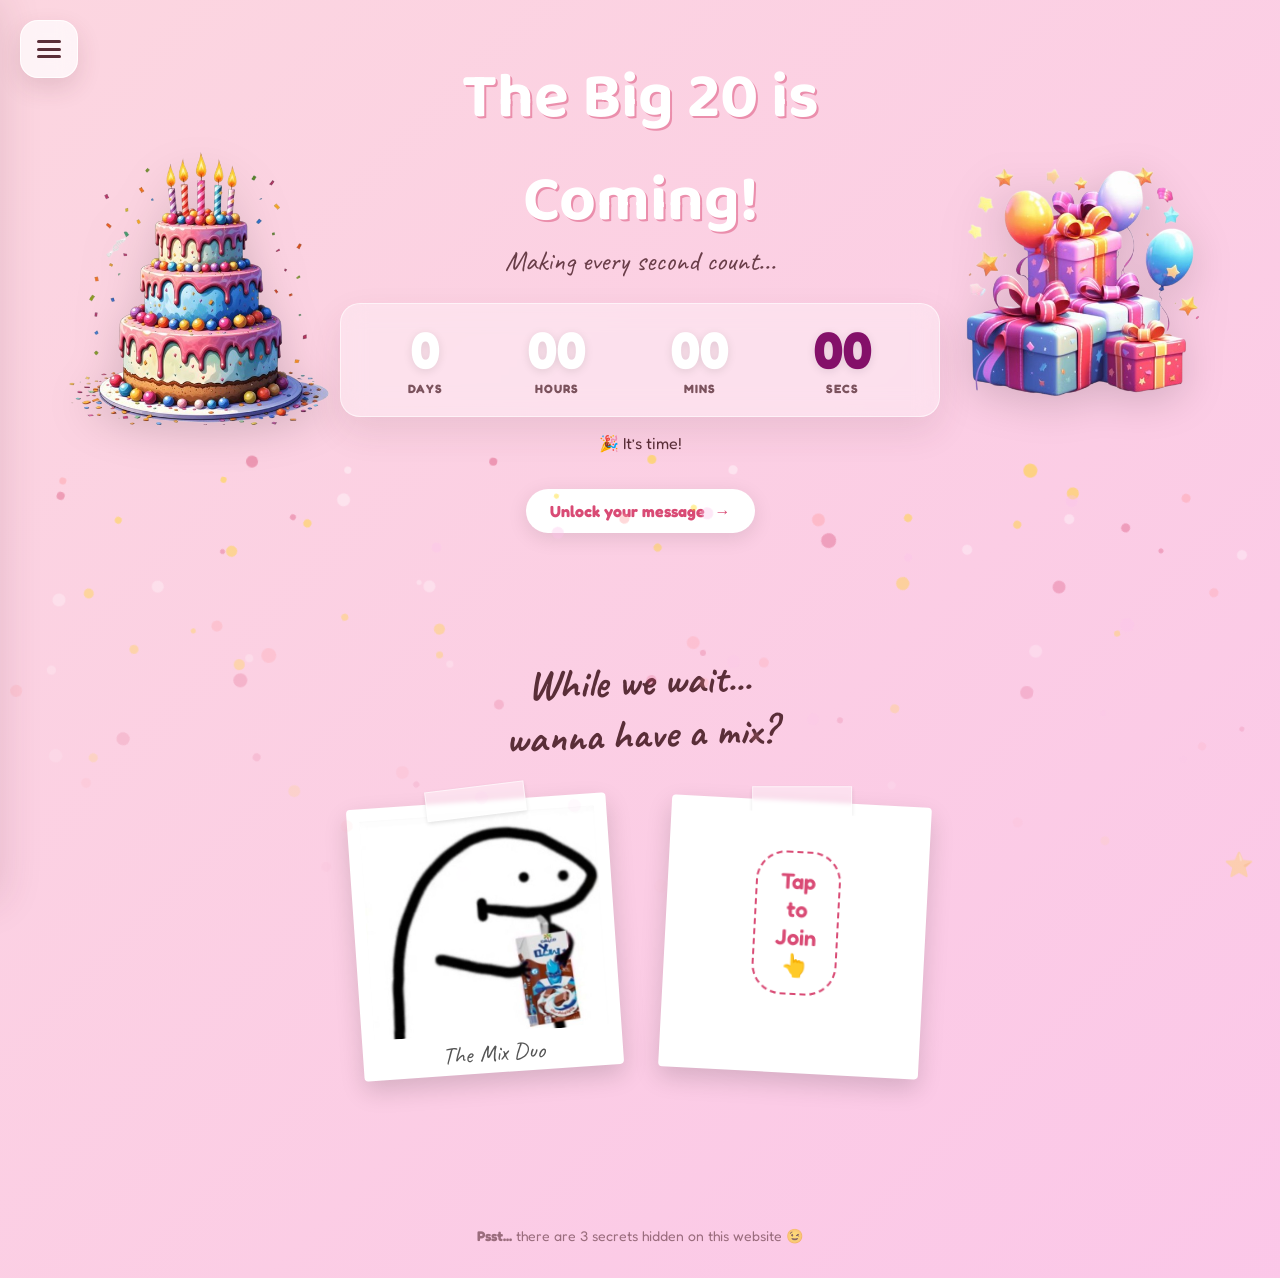
<file: index.html>
<!doctype html>
<html lang="en">
  <head>
    <meta charset="UTF-8" />
    <meta name="viewport" content="width=device-width, initial-scale=1.0" />
    <title>Happy Birthday Ya Nouran! 🎂</title>
    <link
      href="https://fonts.googleapis.com/css2?family=Caveat:wght@600;700&family=Fredoka:wght@500;600;700&family=Baloo+2:wght@600;700&display=swap"
      rel="stylesheet"
    />
    <link rel="stylesheet" href="css/style.css" />
    <link rel="stylesheet" href="css/menu.css" />
    <!-- Google tag (gtag.js) -->
    <script
      async
      src="https://www.googletagmanager.com/gtag/js?id=G-SDG1T2R1D5"
    ></script>
    <script>
      window.dataLayer = window.dataLayer || [];
      function gtag() {
        dataLayer.push(arguments);
      }
      gtag('js', new Date());

      gtag('config', 'G-SDG1T2R1D5');
    </script>
  </head>
  <body>
    <nav class="site-menu" aria-label="Website pages">
      <button
        class="menu-toggle"
        type="button"
        aria-label="Open navigation menu"
        aria-expanded="false"
        aria-controls="menuPanel"
      >
        <span class="menu-toggle__bars" aria-hidden="true">
          <span></span>
          <span></span>
          <span></span>
        </span>
      </button>

      <div class="menu-backdrop"></div>

      <aside class="menu-panel" id="menuPanel">
        <h2 class="menu-title">Pages ✨</h2>
        <p class="menu-subtitle">Pick any page you want ❤️</p>

        <ul class="menu-list">
          <li>
            <a href="index.html">
              <span class="menu-link-title">Countdown page</span>
              <span class="menu-link-desc">index.html</span>
            </a>
          </li>
          <li>
            <a href="message.html">
              <span class="menu-link-title">Message page</span>
              <span class="menu-link-desc">message.html</span>
            </a>
          </li>
          <li>
            <a href="cake.html">
              <span class="menu-link-title">Cake page</span>
              <span class="menu-link-desc">cake.html</span>
            </a>
          </li>
          <li>
            <a href="memories.html">
              <span class="menu-link-title">Memories page</span>
              <span class="menu-link-desc">memories.html</span>
            </a>
          </li>
          <li>
            <a href="bonuses.html">
              <span class="menu-link-title">Bonus photos</span>
              <span class="menu-link-desc">bonuses.html</span>
            </a>
          </li>
        </ul>
      </aside>
    </nav>
    <main class="container">
      <header class="hero">
        <div class="hero-side">
          <img
            class="hero-img float-slow"
            src="assets/cake.png"
            alt="Birthday Cake"
          />
        </div>

        <div class="hero-center">
          <h1 class="hero-title">The Big 20 is Coming!</h1>
          <p class="subtitle">Making every second count...</p>

          <div class="glass-panel countdown-strip">
            <div class="slot">
              <div class="big" id="days">0</div>
              <div class="cap">DAYS</div>
            </div>
            <div class="slot">
              <div class="big" id="hours">0</div>
              <div class="cap">HOURS</div>
            </div>
            <div class="slot">
              <div class="big" id="minutes">0</div>
              <div class="cap">MINS</div>
            </div>
            <div class="slot">
              <div class="big hot" id="seconds">0</div>
              <div class="cap">SECS</div>
            </div>
          </div>

          <p class="tiny-note" id="targetText"></p>

          <div id="goMessage" class="goMessage hidden">
            <span>Unlock your message</span>
            <span class="arrow">→</span>
          </div>
        </div>

        <div class="hero-side">
          <img class="hero-img float-fast" src="assets/gifts.png" alt="Gifts" />
        </div>
      </header>

      <section class="mixSection">
        <h2 class="handwritten-title">
          While we wait... <br />wanna have a mix?
        </h2>

        <div class="polaroid-table">
          <div class="polaroid rotate-left">
            <div class="tape"></div>
            <div class="photo-frame">
              <img src="assets/mixRight.jpeg" alt="The Mix Duo" />
            </div>
            <div class="caption">The Mix Duo</div>
          </div>

          <div class="polaroid rotate-right interactive-zone">
            <div class="tape"></div>
            <div id="mixPolaroid" class="flipCard">
              <div class="flipInner">
                <div class="flipFace flipFront">
                  <div class="tap-text">
                    <span>Tap</span>
                    <span>to</span>
                    <span>Join</span>
                    <span>👆</span>
                  </div>
                </div>
                <div class="flipFace flipBack">
                  <img src="assets/mixLeft.jpeg" alt="Mix photo" />
                </div>
              </div>
            </div>

            <div id="mixRightCaption" class="caption hidden-caption">
              yayyy!!
            </div>

            <button id="leaveBtn" class="leaveBtn hidden">Leave me😢</button>
          </div>
        </div>
      </section>

      <button id="tinyStar" class="tiny-star" aria-label="Hidden star">
        ⭐
      </button>

      <div class="footer-hint">
        <p>
          <strong>Psst...</strong> there are 3 secrets hidden on this website 😉
        </p>
      </div>
    </main>

    <div id="modalBackdrop" class="backdrop hidden">
      <div class="modal">
        <h3 id="modalTitle">Secret Unlocked!</h3>
        <p id="modalText">...</p>
        <button id="closeModal" class="btn-close">Close</button>
      </div>
    </div>

    <script src="js/menu.js"></script>
    <script src="js/script.js"></script>
  </body>
</html>
</file>
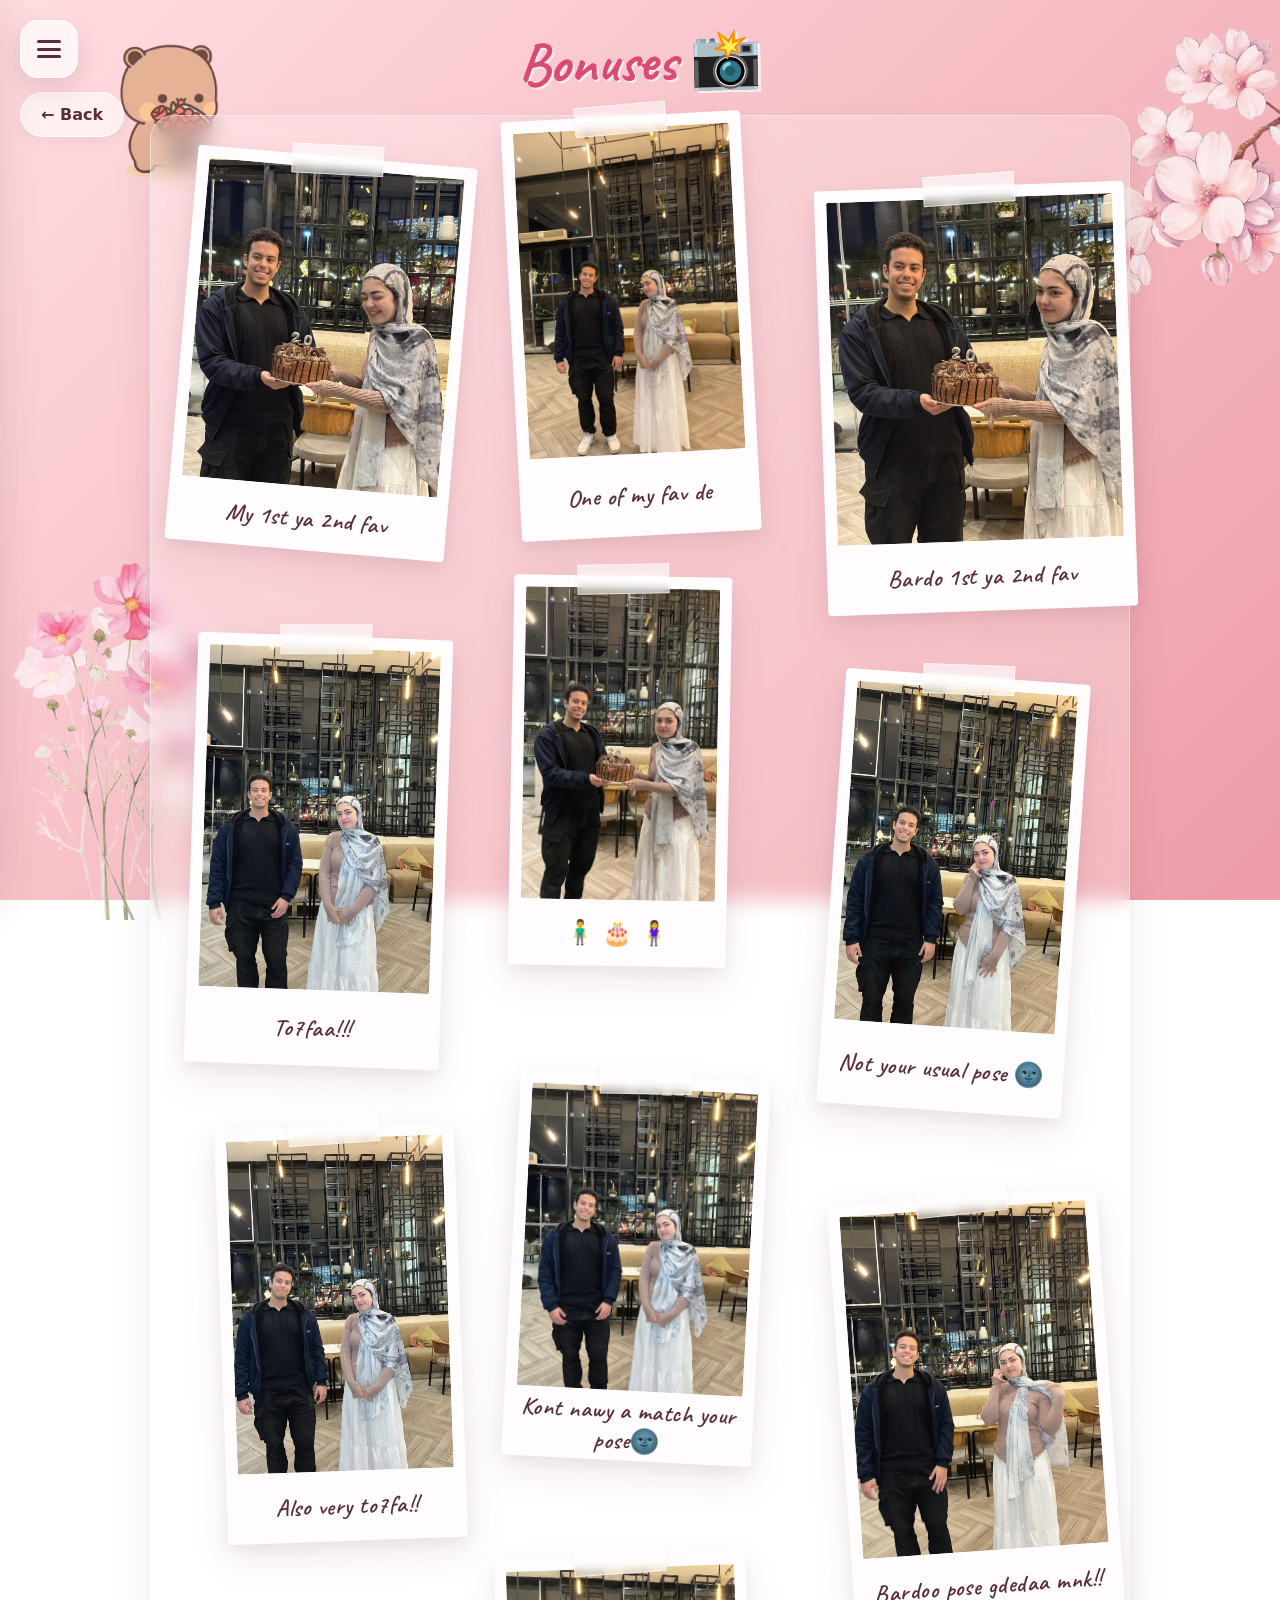
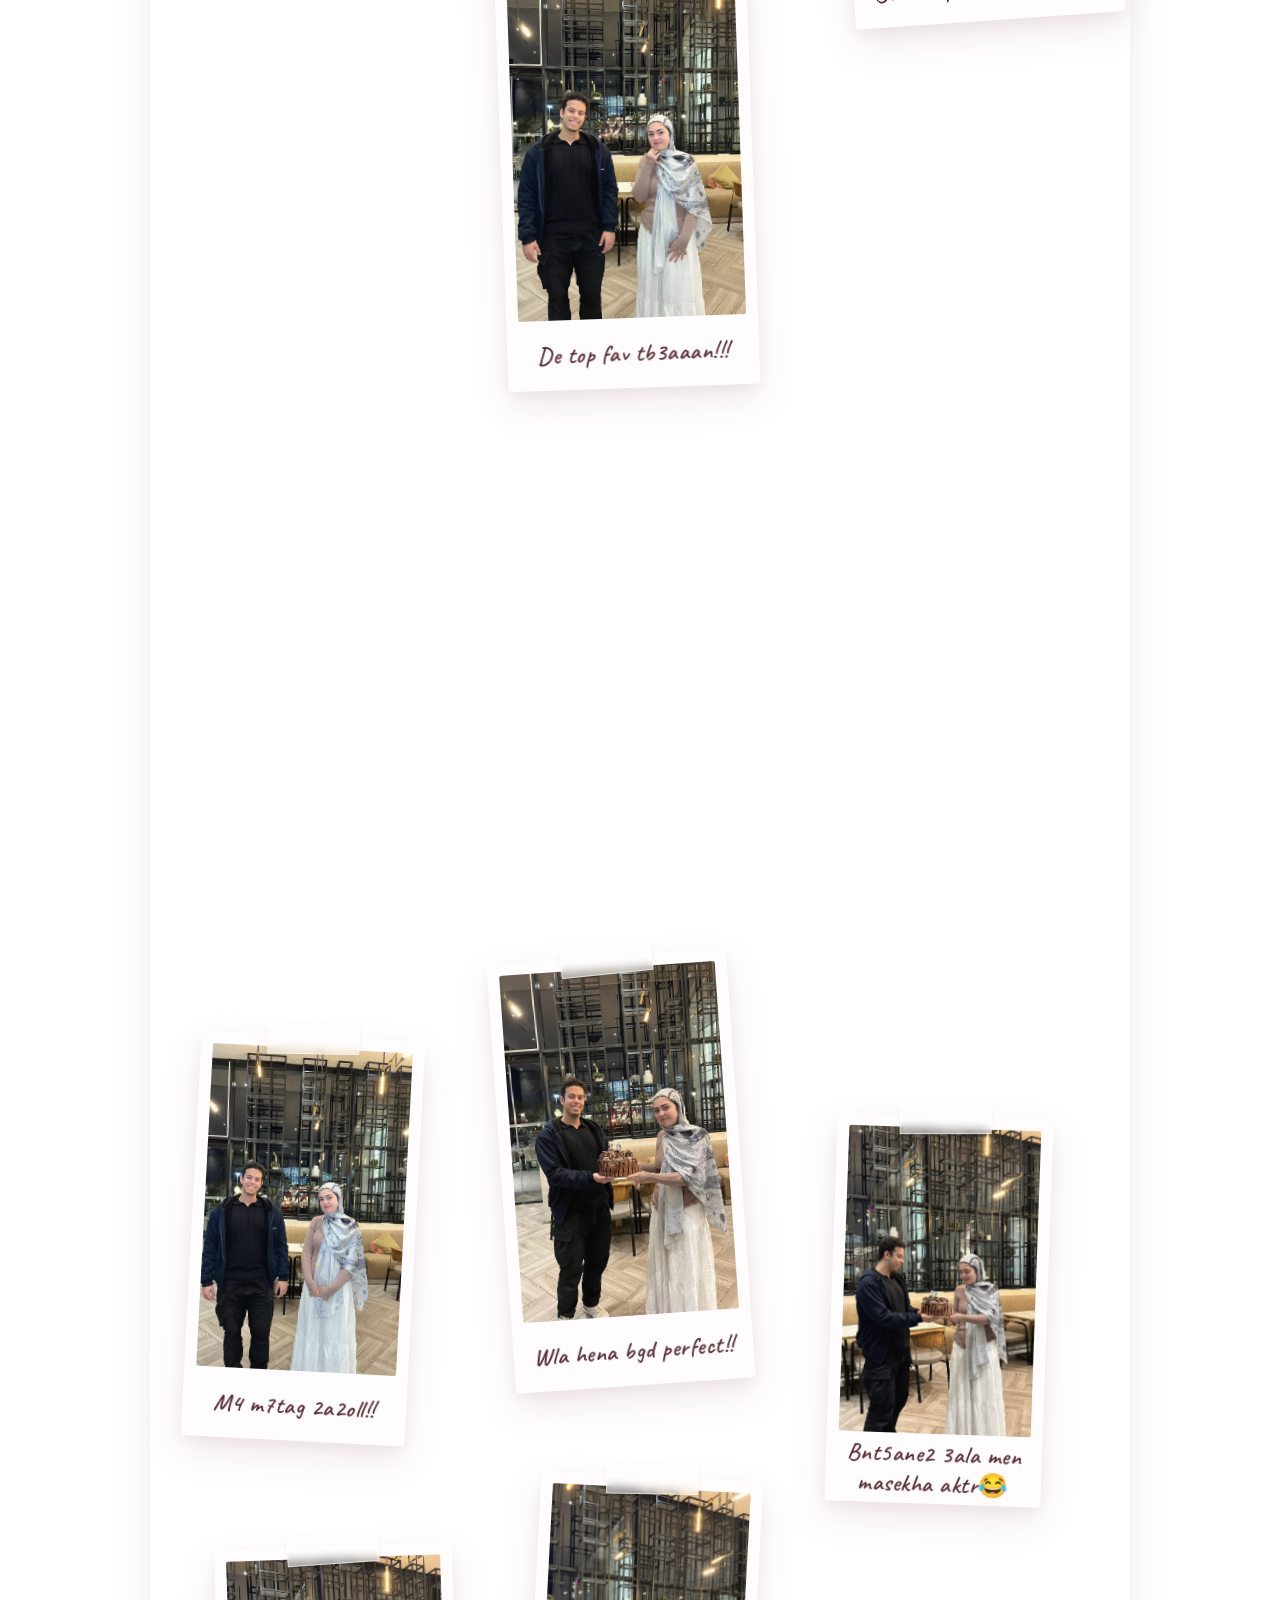
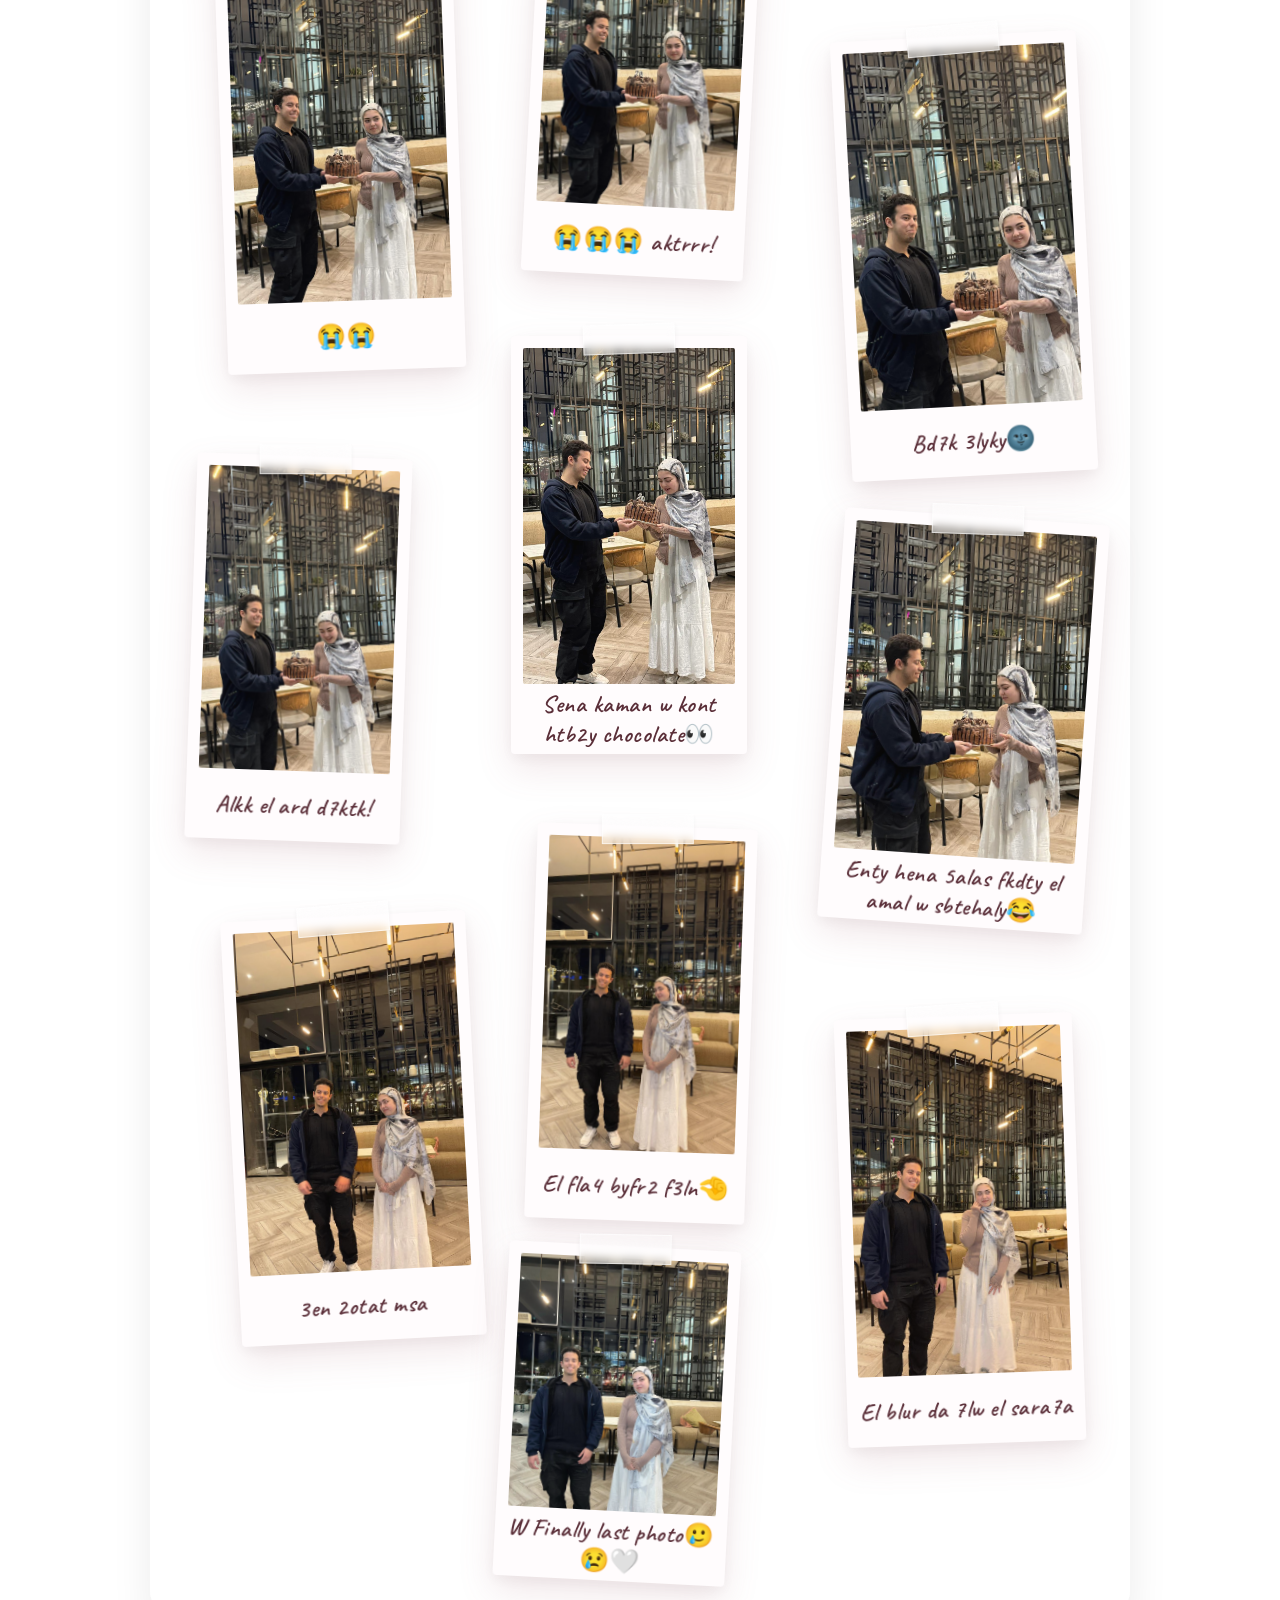
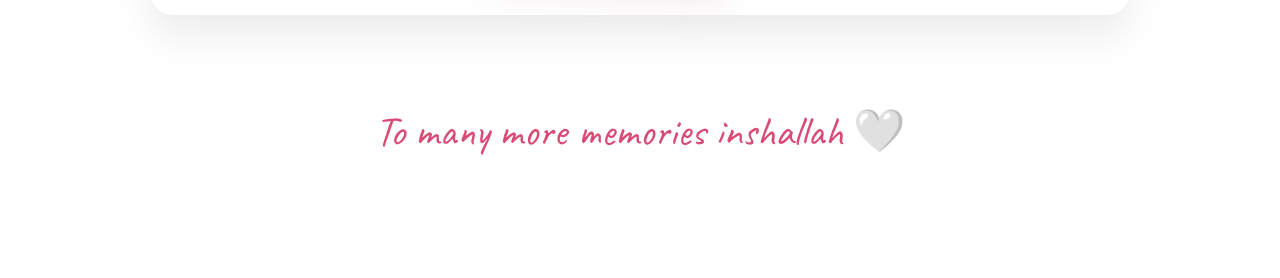
<file: bonuses.html>
<!doctype html>
<html lang="en">
  <head>
    <meta charset="UTF-8" />
    <meta name="viewport" content="width=device-width, initial-scale=1.0" />
    <link
      href="https://fonts.googleapis.com/css2?family=Fredoka:wght@500;600;700&display=swap"
      rel="stylesheet"
    />
    <link
      href="https://fonts.googleapis.com/css2?family=Baloo+2:wght@600;700&display=swap"
      rel="stylesheet"
    />
    <link
      href="https://fonts.googleapis.com/css2?family=Caveat:wght@500;600;700&display=swap"
      rel="stylesheet"
    />
    <title>Bonuses ✨</title>
    <link rel="stylesheet" href="css/bonuses.css?v=3" />
    <link rel="stylesheet" href="css/menu.css" />
    <script
      async
      src="https://www.googletagmanager.com/gtag/js?id=G-SDG1T2R1D5"
    ></script>
    <script>
      window.dataLayer = window.dataLayer || [];
      function gtag() {
        dataLayer.push(arguments);
      }
      gtag('js', new Date());

      gtag('config', 'G-SDG1T2R1D5');
    </script>
  </head>

  <body class="bonusesPage">
    <nav class="site-menu" aria-label="Website pages">
      <button
        class="menu-toggle"
        type="button"
        aria-label="Open navigation menu"
        aria-expanded="false"
        aria-controls="menuPanel"
      >
        <span class="menu-toggle__bars" aria-hidden="true">
          <span></span>
          <span></span>
          <span></span>
        </span>
      </button>

      <div class="menu-backdrop"></div>

      <aside class="menu-panel" id="menuPanel">
        <h2 class="menu-title">Pages ✨</h2>
        <p class="menu-subtitle">Pick any page you want ❤️</p>

        <ul class="menu-list">
          <li>
            <a href="index.html">
              <span class="menu-link-title">Countdown page</span>
              <span class="menu-link-desc">index.html</span>
            </a>
          </li>
          <li>
            <a href="message.html">
              <span class="menu-link-title">Message page</span>
              <span class="menu-link-desc">message.html</span>
            </a>
          </li>
          <li>
            <a href="cake.html">
              <span class="menu-link-title">Cake page</span>
              <span class="menu-link-desc">cake.html</span>
            </a>
          </li>
          <li>
            <a href="memories.html">
              <span class="menu-link-title">Memories page</span>
              <span class="menu-link-desc">memories.html</span>
            </a>
          </li>
          <li>
            <a href="bonuses.html">
              <span class="menu-link-title">Bonus photos</span>
              <span class="menu-link-desc">bonuses.html</span>
            </a>
          </li>
        </ul>
      </aside>
    </nav>
    <a href="memories.html" class="backBtn">← Back</a>

    <div class="bonusTitle">
      <h1>Bonuses 📸</h1>
    </div>

    <main class="board" aria-label="Bonuses board">
      <!-- 28 vertical polaroids -->
      <article class="card b1 reveal">
        <div class="photo"><img src="assets/bonus1.jpeg" alt="Bonus 1" /></div>
        <div class="caption" contenteditable="true">My 1st ya 2nd fav</div>
      </article>
      <article class="card b2 reveal">
        <div class="photo"><img src="assets/bonus2.jpeg" alt="Bonus 2" /></div>
        <div class="caption" contenteditable="true">One of my fav de</div>
      </article>
      <article class="card b3 reveal">
        <div class="photo"><img src="assets/bonus3.jpeg" alt="Bonus 3" /></div>
        <div class="caption" contenteditable="true">Bardo 1st ya 2nd fav</div>
      </article>
      <article class="card b4 reveal">
        <div class="photo"><img src="assets/bonus4.jpeg" alt="Bonus 4" /></div>
        <div class="caption" contenteditable="true">To7faa!!!</div>
      </article>
      <article class="card b5 reveal">
        <div class="photo"><img src="assets/bonus5.jpeg" alt="Bonus 5" /></div>
        <div class="caption" contenteditable="true">🧍‍♂️ 🎂 🧍‍♀️</div>
      </article>
      <article class="card b6 reveal">
        <div class="photo"><img src="assets/bonus6.jpeg" alt="Bonus 6" /></div>
        <div class="caption" contenteditable="true">Not your usual pose 🌚</div>
      </article>
      <article class="card b7 reveal">
        <div class="photo"><img src="assets/bonus7.jpeg" alt="Bonus 7" /></div>
        <div class="caption" contenteditable="true">Also very to7fa!!</div>
      </article>
      <article class="card b8 reveal">
        <div class="photo"><img src="assets/bonus8.jpeg" alt="Bonus 8" /></div>
        <div class="caption" contenteditable="true">
          Kont nawy a match your pose🌚
        </div>
      </article>
      <article class="card b9 reveal">
        <div class="photo"><img src="assets/bonus9.jpeg" alt="Bonus 9" /></div>
        <div class="caption" contenteditable="true">
          Bardoo pose gdedaa mnk!!
        </div>
      </article>
      <article class="card b10 reveal">
        <div class="photo">
          <img src="assets/bonus10.jpeg" alt="Bonus 10" />
        </div>
        <div class="caption" contenteditable="true">7bktt 27rk 2edy!</div>
      </article>
      <article class="card b11 reveal">
        <div class="photo">
          <img src="assets/bonus11.jpeg" alt="Bonus 11" />
        </div>
        <div class="caption" contenteditable="true">De top fav tb3aaan!!!</div>
      </article>
      <article class="card b12 reveal">
        <div class="photo">
          <img src="assets/bonus12.jpeg" alt="Bonus 12" />
        </div>
        <div class="caption" contenteditable="true">
          El cake photos bgd ra2e3a!
        </div>
      </article>
      <article class="card b13 reveal">
        <div class="photo">
          <img src="assets/bonus13.jpeg" alt="Bonus 13" />
        </div>
        <div class="caption" contenteditable="true">
          Ana wenty fe cameras mo5tlfa😂
        </div>
      </article>
      <article class="card b14 reveal">
        <div class="photo">
          <img src="assets/bonus14.jpeg" alt="Bonus 14" />
        </div>
        <div class="caption" contenteditable="true">
          Bayn 4oft bug 3al cake👀
        </div>
      </article>
      <article class="card b15 reveal">
        <div class="photo">
          <img src="assets/bonus15.jpeg" alt="Bonus 15" />
        </div>
        <div class="caption" contenteditable="true">Gamelaa bardo bgdd😭</div>
      </article>
      <article class="card b16 reveal">
        <div class="photo">
          <img src="assets/bonus16.jpeg" alt="Bonus 16" />
        </div>
        <div class="caption" contenteditable="true">M4 m7tag 2a2oll!!</div>
      </article>
      <article class="card b17 reveal">
        <div class="photo">
          <img src="assets/bonus17.jpeg" alt="Bonus 17" />
        </div>
        <div class="caption" contenteditable="true">Wla hena bgd perfect!!</div>
      </article>
      <article class="card b18 reveal">
        <div class="photo">
          <img src="assets/bonus18.jpeg" alt="Bonus 18" />
        </div>
        <div class="caption" contenteditable="true">
          Bnt5ane2 3ala men masekha aktr😂
        </div>
      </article>
      <article class="card b19 reveal">
        <div class="photo">
          <img src="assets/bonus19.jpeg" alt="Bonus 19" />
        </div>
        <div class="caption" contenteditable="true">😭😭</div>
      </article>
      <article class="card b20 reveal">
        <div class="photo">
          <img src="assets/bonus20.jpeg" alt="Bonus 20" />
        </div>
        <div class="caption" contenteditable="true">😭😭😭 aktrrr!</div>
      </article>
      <article class="card b21 reveal">
        <div class="photo">
          <img src="assets/bonus21.jpeg" alt="Bonus 21" />
        </div>
        <div class="caption" contenteditable="true">Bd7k 3lyky🌚</div>
      </article>
      <article class="card b22 reveal">
        <div class="photo">
          <img src="assets/bonus22.jpeg" alt="Bonus 22" />
        </div>
        <div class="caption" contenteditable="true">Alkk el ard d7ktk!</div>
      </article>
      <article class="card b23 reveal">
        <div class="photo">
          <img src="assets/bonus23.jpeg" alt="Bonus 23" />
        </div>
        <div class="caption" contenteditable="true">
          Sena kaman w kont htb2y chocolate👀
        </div>
      </article>
      <article class="card b24 reveal">
        <div class="photo">
          <img src="assets/bonus24.jpeg" alt="Bonus 24" />
        </div>
        <div class="caption" contenteditable="true">
          Enty hena 5alas fkdty el amal w sbtehaly😂
        </div>
      </article>
      <article class="card b25 reveal">
        <div class="photo">
          <img src="assets/bonus25.jpeg" alt="Bonus 25" />
        </div>
        <div class="caption" contenteditable="true">3en 2otat msa</div>
      </article>
      <article class="card b26 reveal">
        <div class="photo">
          <img src="assets/bonus26.jpeg" alt="Bonus 26" />
        </div>
        <div class="caption" contenteditable="true">El fla4 byfr2 f3ln🤏</div>
      </article>
      <article class="card b27 reveal">
        <div class="photo">
          <img src="assets/bonus27.jpeg" alt="Bonus 27" />
        </div>
        <div class="caption" contenteditable="true">
          El blur da 7lw el sara7a
        </div>
      </article>
      <article class="card b28 reveal">
        <div class="photo">
          <img src="assets/bonus28.jpeg" alt="Bonus 28" />
        </div>
        <div class="caption" contenteditable="true">
          W Finally last photo🥲😢🤍
        </div>
      </article>
    </main>

    <div class="finalLine">To many more memories inshallah 🤍</div>

    <img
      src="assets/flowers1.png"
      alt="Flowers decoration"
      class="cornerFlower"
    />
    <img
      src="assets/flowers2.png"
      alt="Top flowers decoration"
      class="cornerFlowerTop"
    />
    <img src="assets/cute.png" alt="Cute decoration" class="cornerCute" />

    <script src="js/menu.js"></script>
    <script src="js/bonuses.js"></script>
  </body>
</html>
</file>
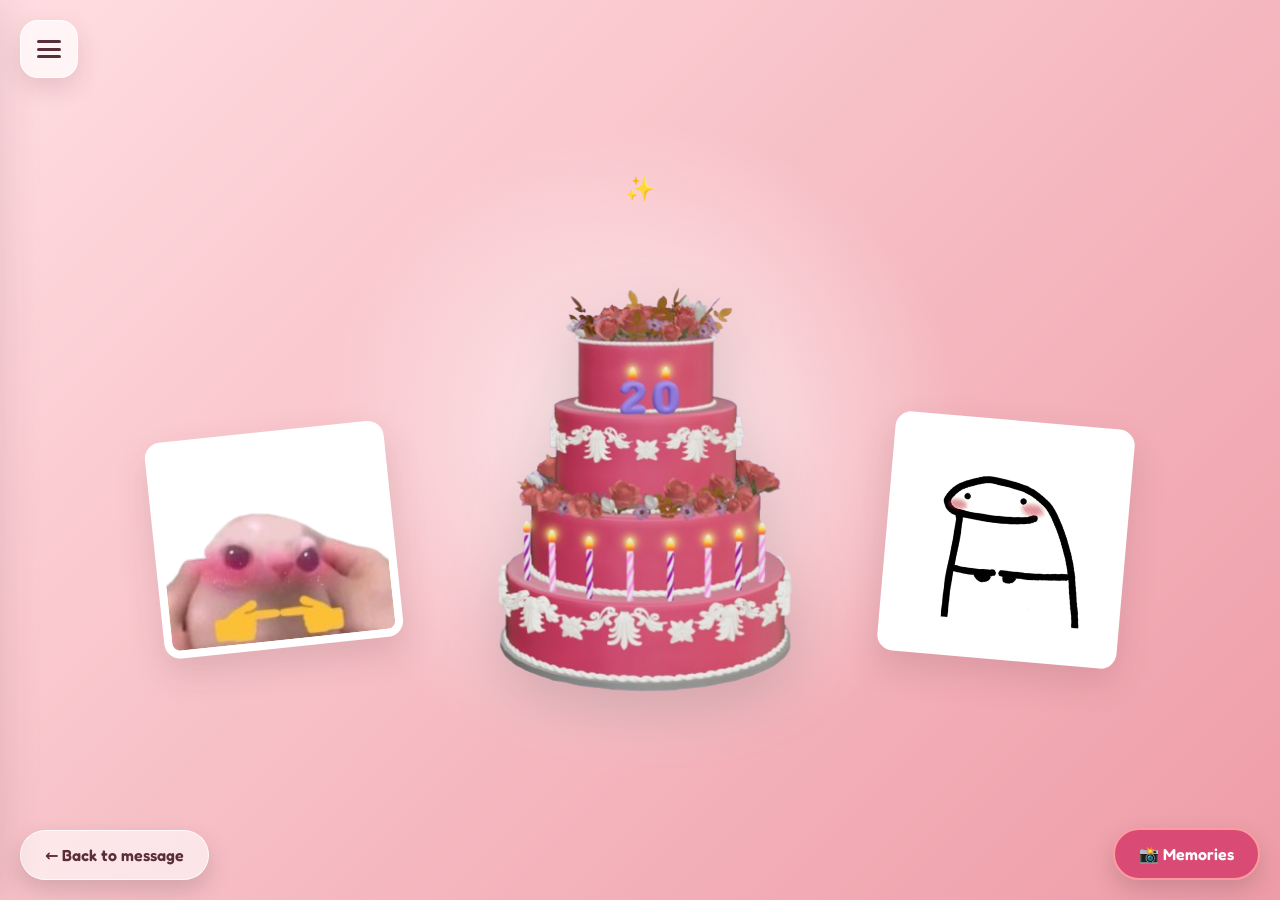
<file: cake.html>
<!doctype html>
<html lang="en">
  <head>
    <meta charset="UTF-8" />
    <meta name="viewport" content="width=device-width, initial-scale=1.0" />
    <title>Your Cake 🎂</title>

    <link rel="preconnect" href="https://fonts.googleapis.com" />
    <link rel="preconnect" href="https://fonts.gstatic.com" crossorigin />
    <link
      href="https://fonts.googleapis.com/css2?family=Caveat:wght@600;700&family=Fredoka:wght@400;500;600&family=Baloo+2:wght@600;700&display=swap"
      rel="stylesheet"
    />

    <link rel="stylesheet" href="css/cake.css" />
    <link rel="stylesheet" href="css/menu.css" />
    <script
      async
      src="https://www.googletagmanager.com/gtag/js?id=G-SDG1T2R1D5"
    ></script>
    <script>
      window.dataLayer = window.dataLayer || [];
      function gtag() {
        dataLayer.push(arguments);
      }
      gtag('js', new Date());

      gtag('config', 'G-SDG1T2R1D5');
    </script>
  </head>
  <body class="cakePage">
    <nav class="site-menu" aria-label="Website pages">
      <button
        class="menu-toggle"
        type="button"
        aria-label="Open navigation menu"
        aria-expanded="false"
        aria-controls="menuPanel"
      >
        <span class="menu-toggle__bars" aria-hidden="true">
          <span></span>
          <span></span>
          <span></span>
        </span>
      </button>

      <div class="menu-backdrop"></div>

      <aside class="menu-panel" id="menuPanel">
        <h2 class="menu-title">Pages ✨</h2>
        <p class="menu-subtitle">Pick any page you want ❤️</p>

        <ul class="menu-list">
          <li>
            <a href="index.html">
              <span class="menu-link-title">Countdown page</span>
              <span class="menu-link-desc">index.html</span>
            </a>
          </li>
          <li>
            <a href="message.html">
              <span class="menu-link-title">Message page</span>
              <span class="menu-link-desc">message.html</span>
            </a>
          </li>
          <li>
            <a href="cake.html">
              <span class="menu-link-title">Cake page</span>
              <span class="menu-link-desc">cake.html</span>
            </a>
          </li>
          <li>
            <a href="memories.html">
              <span class="menu-link-title">Memories page</span>
              <span class="menu-link-desc">memories.html</span>
            </a>
          </li>
          <li>
            <a href="bonuses.html">
              <span class="menu-link-title">Bonus photos</span>
              <span class="menu-link-desc">bonuses.html</span>
            </a>
          </li>
        </ul>
      </aside>
    </nav>
    <div class="ambient-glow"></div>
    <div class="ambient-sparkles">
      <span class="sparkle" style="top: 15%; left: 20%; animation-delay: 0s"
        >✨</span
      >
      <span class="sparkle" style="top: 30%; right: 15%; animation-delay: 1s"
        >✨</span
      >
      <span class="sparkle" style="top: 75%; left: 10%; animation-delay: 2s"
        >✨</span
      >
      <span class="sparkle" style="top: 65%; right: 25%; animation-delay: 0.5s"
        >✨</span
      >
    </div>

    <a href="message.html" class="backBtn">← Back to message</a>

    <img src="assets/customCake.png" alt="Custom Cake" class="customCake" />

    <button class="cakeEgg" id="cakeEgg" aria-label="Secret candle">✨</button>

    <img
      src="assets/7aywanAbyad.png"
      alt="Left decoration"
      class="sideImg leftImg"
    />
    <img
      src="assets/ka2enAbyad.jpeg"
      alt="Right decoration"
      class="sideImg rightImg"
    />

    <div
      id="eggBackdrop"
      class="eggBackdrop hidden"
      role="dialog"
      aria-modal="true"
    >
      <div class="eggModal">
        <h3 id="eggTitle">Secret unlocked 🎁</h3>
        <p id="eggText">You found the cake secret!</p>
        <button id="eggClose" class="eggClose" type="button">Close</button>
      </div>
    </div>

    <a href="memories.html" class="memoriesBtn">📸 Memories</a>

    <script src="js/menu.js"></script>
    <script src="js/cake.js"></script>
  </body>
</html>
</file>
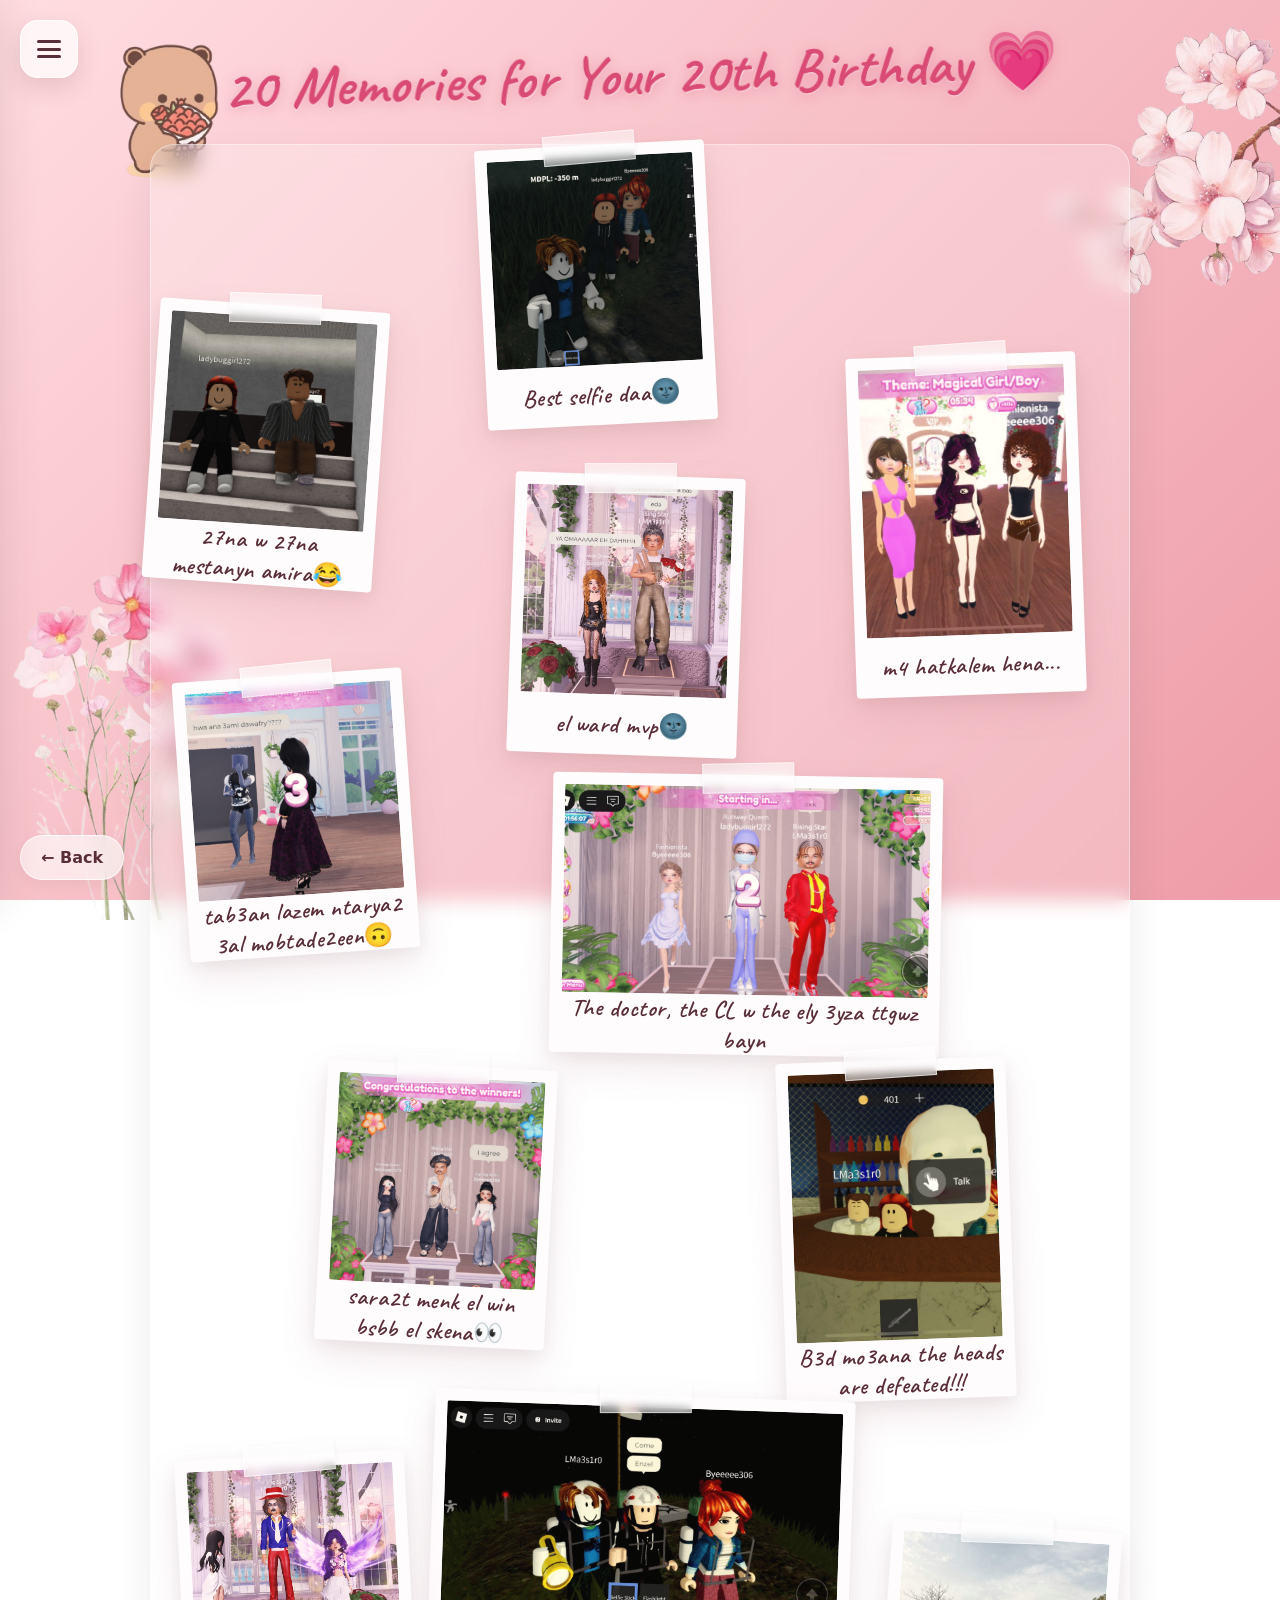
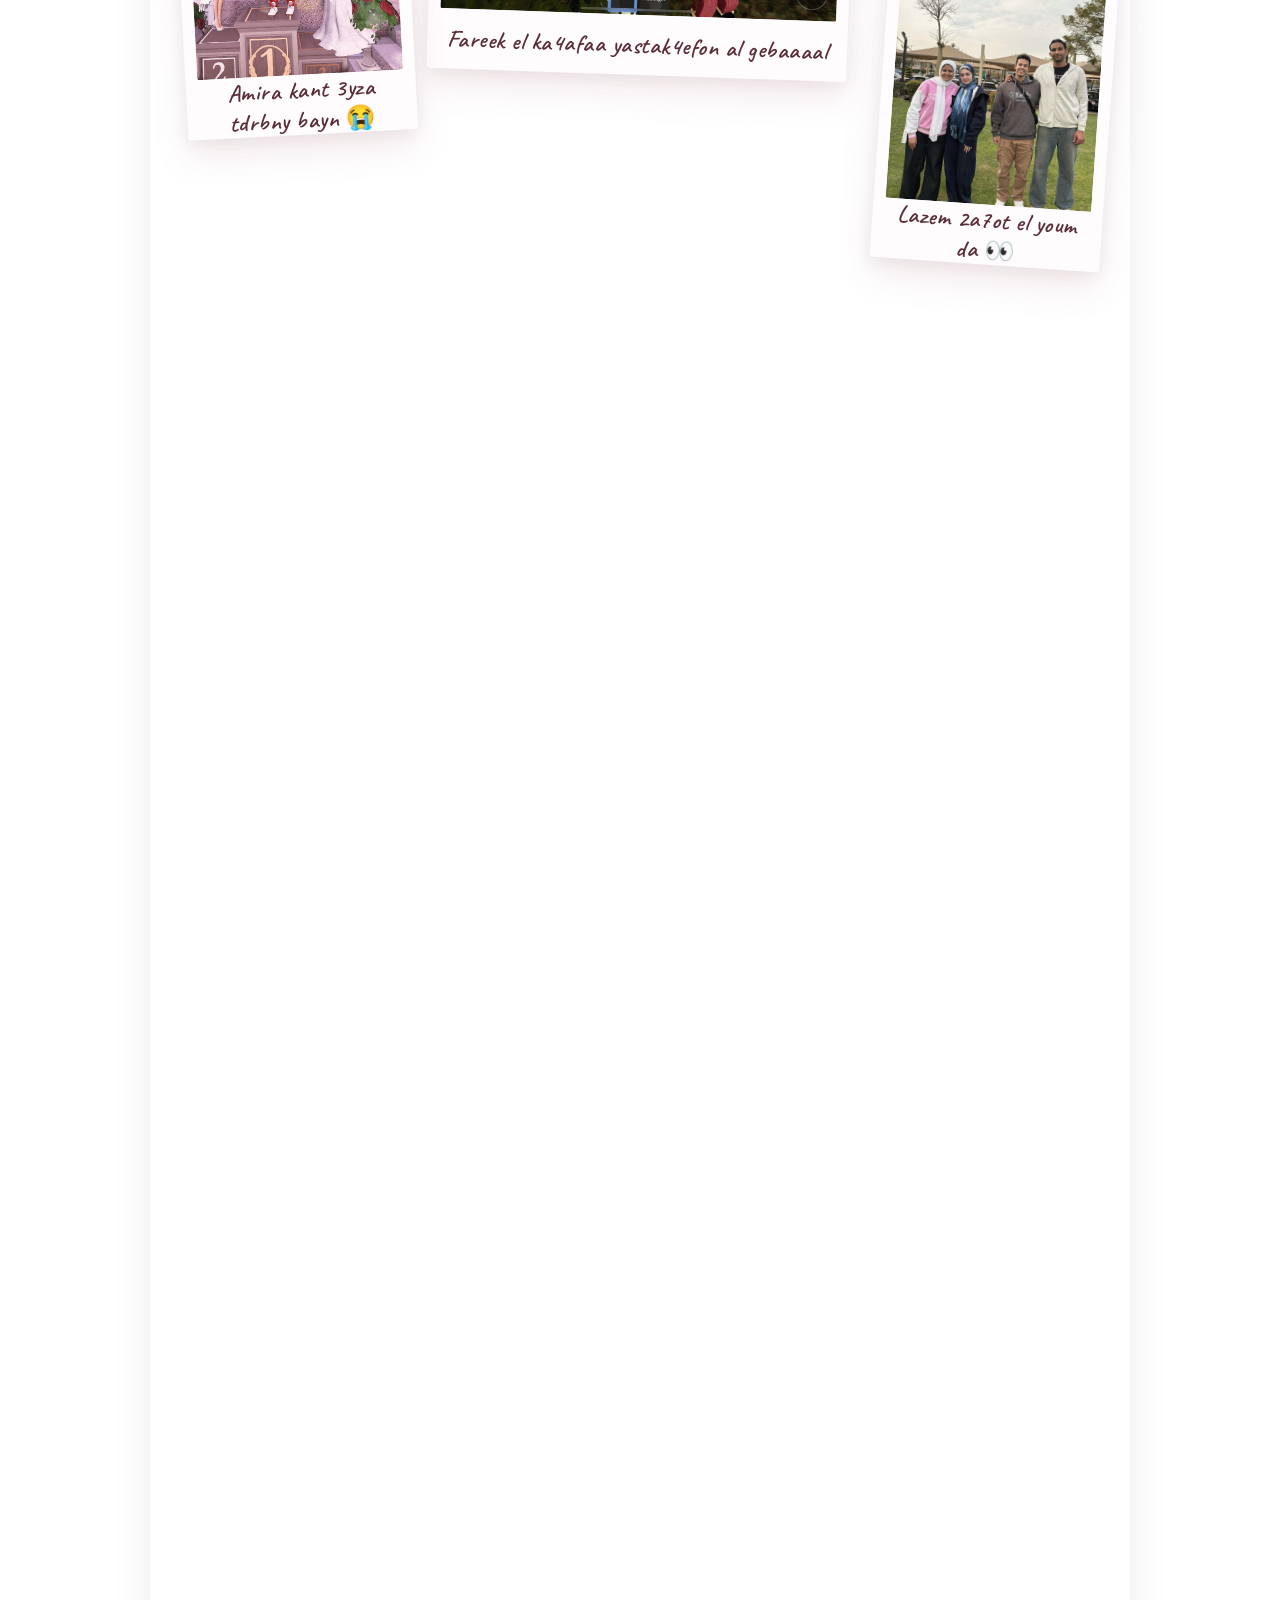
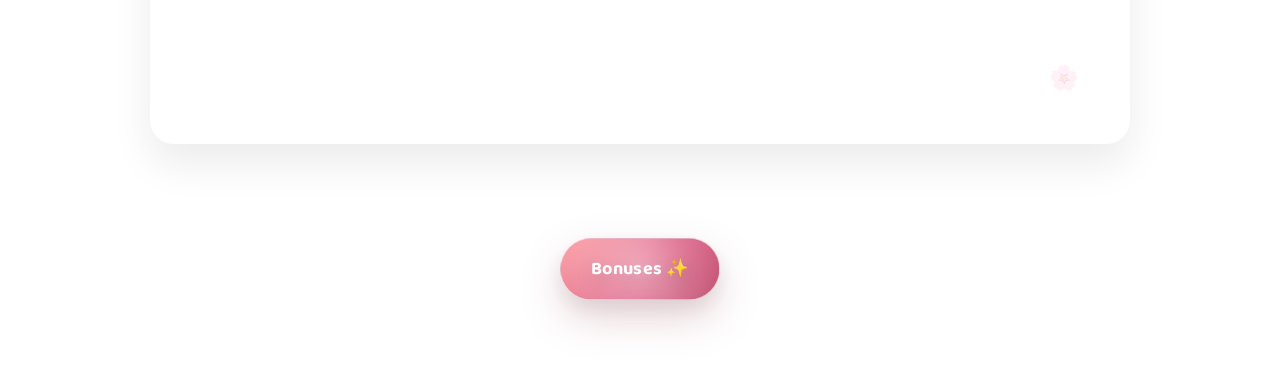
<file: memories.html>
<!doctype html>
<html lang="en">
  <head>
    <meta charset="UTF-8" />
    <meta name="viewport" content="width=device-width, initial-scale=1.0" />
    <link
      href="https://fonts.googleapis.com/css2?family=Fredoka:wght@500;600;700&display=swap"
      rel="stylesheet"
    />
    <link
      href="https://fonts.googleapis.com/css2?family=Baloo+2:wght@600;700&display=swap"
      rel="stylesheet"
    />
    <link
      href="https://fonts.googleapis.com/css2?family=Caveat:wght@500;600;700&display=swap"
      rel="stylesheet"
    />
    <title>Memories ❤️</title>
    <link rel="stylesheet" href="css/memories.css" />
    <link rel="stylesheet" href="css/menu.css" />
    <script
      async
      src="https://www.googletagmanager.com/gtag/js?id=G-SDG1T2R1D5"
    ></script>
    <script>
      window.dataLayer = window.dataLayer || [];
      function gtag() {
        dataLayer.push(arguments);
      }
      gtag('js', new Date());

      gtag('config', 'G-SDG1T2R1D5');
    </script>
  </head>

  <body class="memoriesPage">
    <nav class="site-menu" aria-label="Website pages">
      <button
        class="menu-toggle"
        type="button"
        aria-label="Open navigation menu"
        aria-expanded="false"
        aria-controls="menuPanel"
      >
        <span class="menu-toggle__bars" aria-hidden="true">
          <span></span>
          <span></span>
          <span></span>
        </span>
      </button>

      <div class="menu-backdrop"></div>

      <aside class="menu-panel" id="menuPanel">
        <h2 class="menu-title">Pages ✨</h2>
        <p class="menu-subtitle">Pick any page you want ❤️</p>

        <ul class="menu-list">
          <li>
            <a href="index.html">
              <span class="menu-link-title">Countdown page</span>
              <span class="menu-link-desc">index.html</span>
            </a>
          </li>
          <li>
            <a href="message.html">
              <span class="menu-link-title">Message page</span>
              <span class="menu-link-desc">message.html</span>
            </a>
          </li>
          <li>
            <a href="cake.html">
              <span class="menu-link-title">Cake page</span>
              <span class="menu-link-desc">cake.html</span>
            </a>
          </li>
          <li>
            <a href="memories.html">
              <span class="menu-link-title">Memories page</span>
              <span class="menu-link-desc">memories.html</span>
            </a>
          </li>
          <li>
            <a href="bonuses.html">
              <span class="menu-link-title">Bonus photos</span>
              <span class="menu-link-desc">bonuses.html</span>
            </a>
          </li>
        </ul>
      </aside>
    </nav>
    <a href="cake.html" class="backBtn">← Back</a>

    <!-- Handwritten romantic title -->
    <div class="memoryTitle">
      <h1>20 Memories for Your 20th Birthday 💗</h1>
    </div>

    <main class="board" aria-label="Memories board">
      <article class="card c1 reveal">
        <div class="photo">
          <img src="assets/memory1.png" alt="Memory 1" />
        </div>
        <div class="capLine"></div>
        <div class="caption" contenteditable="true">Best selfie daa🌚</div>
      </article>

      <article class="card c2 reveal">
        <div class="photo">
          <img src="assets/memory2.png" alt="Memory 2" />
        </div>
        <div class="capLine"></div>
        <div class="caption" contenteditable="true">
          27na w 27na mestanyn amira😂
        </div>
      </article>

      <article class="card c3 tall reveal">
        <div class="photo">
          <img src="assets/memory3.jpeg" alt="Memory 3" />
        </div>
        <div class="capLine"></div>
        <div class="caption" contenteditable="true">m4 hatkalem hena...</div>
      </article>

      <article class="card c4 reveal">
        <div class="photo">
          <img src="assets/memory4.jpeg" alt="Memory 4" />
        </div>
        <div class="capLine"></div>
        <div class="caption" contenteditable="true">el ward mvp🌚</div>
      </article>

      <article class="card c5 reveal">
        <div class="photo">
          <img src="assets/memory5.jpeg" alt="Memory 5" />
        </div>
        <div class="capLine"></div>
        <div class="caption" contenteditable="true">
          tab3an lazem ntarya2 3al mobtade2een🙃
        </div>
      </article>

      <article class="card c6 reveal">
        <div class="photo">
          <img src="assets/memory6.jpeg" alt="Memory 6" />
        </div>
        <div class="capLine"></div>
        <div class="caption" contenteditable="true">
          The doctor, the CL w the ely 3yza ttgwz bayn
        </div>
      </article>

      <article class="card c7 reveal">
        <div class="photo">
          <img src="assets/memory7.jpeg" alt="Memory 7" />
        </div>
        <div class="capLine"></div>
        <div class="caption" contenteditable="true">
          sara2t menk el win bsbb el skena👀
        </div>
      </article>

      <article class="card c8 tall reveal">
        <div class="photo">
          <img src="assets/memory8.jpeg" alt="Memory 8" />
        </div>
        <div class="capLine"></div>
        <div class="caption" contenteditable="true">
          B3d mo3ana the heads are defeated!!!
        </div>
      </article>

      <article class="card c9 wide reveal">
        <div class="photo">
          <img src="assets/memory9.jpeg" alt="Memory 9" />
        </div>
        <div class="capLine"></div>
        <div class="caption" contenteditable="true">
          Fareek el ka4afaa yastak4efon al gebaaaal
        </div>
      </article>

      <article class="card c10 reveal">
        <div class="photo">
          <img src="assets/memory10.jpeg" alt="Memory 10" />
        </div>
        <div class="capLine"></div>
        <div class="caption" contenteditable="true">
          Amira kant 3yza tdrbny bayn 😭
        </div>
      </article>

      <article class="card c11 tall reveal">
        <div class="photo">
          <img src="assets/memory11.jpeg" alt="Memory 11" />
        </div>
        <div class="capLine"></div>
        <div class="caption" contenteditable="true">
          Lazem 2a7ot el youm da 👀
        </div>
      </article>

      <article class="card c12 reveal">
        <div class="photo">
          <img src="assets/memory12.jpeg" alt="Memory 12" />
        </div>
        <div class="capLine"></div>
        <div class="caption" contenteditable="true">24ba7 msa</div>
      </article>

      <article class="card c13 wide reveal">
        <div class="photo">
          <img src="assets/memory13.jpeg" alt="Memory 13" />
        </div>
        <div class="capLine"></div>
        <div class="caption" contenteditable="true">
          A memorable day bas m4 el memorable el 3ady iykyk👀
        </div>
      </article>

      <article class="card c14 reveal">
        <div class="photo">
          <img src="assets/memory14.jpeg" alt="Memory 14" />
        </div>
        <div class="capLine"></div>
        <div class="caption" contenteditable="true">
          wa7da kaman mel youm da
        </div>
      </article>

      <article class="card c15 tall reveal">
        <div class="photo">
          <img src="assets/memory15.jpeg" alt="Memory 15" />
        </div>
        <div class="capLine"></div>
        <div class="caption" contenteditable="true">
          3amlen zy 3saba keda 😂wana faceless msa
        </div>
      </article>

      <article class="card c16 reveal">
        <div class="photo">
          <img src="assets/memory16.jpeg" alt="Memory 16" />
        </div>
        <div class="capLine"></div>
        <div class="caption" contenteditable="true">
          Lama kona fel 3en el so5na fe sec2 🌚
        </div>
      </article>

      <article class="card c17 reveal">
        <div class="photo">
          <img src="assets/memory17.jpeg" alt="Memory 17" />
        </div>
        <div class="capLine"></div>
        <div class="caption" contenteditable="true">
          M3rf4 walahy kont btl3 podium m3ako ezay
        </div>
      </article>

      <article class="card c18 wide reveal">
        <div class="photo">
          <img src="assets/memory18.jpeg" alt="Memory 18" />
        </div>
        <div class="capLine"></div>
        <div class="caption" contenteditable="true">
          Eh ya nouran la2ety doda?🌚 wana ba5od 7amam asphalt asasan😂
        </div>
      </article>

      <article class="card c19 reveal">
        <div class="photo">
          <img src="assets/memory19.jpeg" alt="Memory 19" />
        </div>
        <div class="capLine"></div>
        <div class="caption" contenteditable="true">
          bgd this pose is haunting me😭
        </div>
      </article>

      <article class="card c20 tall reveal">
        <div class="photo">
          <img src="assets/memory20.jpeg" alt="Memory 20" />
        </div>
        <div class="capLine"></div>
        <div class="caption" contenteditable="true">
          M3l4 2a5r mara🌚 bgd youm ystahel
        </div>
      </article>

      <!-- Hidden Easter egg -->
      <button
        class="memoryEgg"
        id="memoryEgg"
        aria-label="Hidden memory secret"
      >
        🌸
      </button>
    </main>

    <!-- Bonuses CTA -->
    <div class="bonus-cta" aria-label="Bonuses link">
      <a class="bonus-btn" id="bonusBtn" href="bonuses.html">
        <span class="bonus-btn__shine" aria-hidden="true"></span>
        <span class="bonus-btn__text">Bonuses ✨</span>
      </a>
    </div>

    <script src="js/menu.js"></script>
    <script src="js/memories.js"></script>

    <!-- Modal (keep OUTSIDE main) -->
    <div
      id="memEggBackdrop"
      class="memEggBackdrop hidden"
      role="dialog"
      aria-modal="true"
    >
      <div class="memEggModal">
        <h3 id="memEggTitle">Secret unlocked 🎁</h3>
        <p id="memEggText">You found the memories secret!</p>
        <button id="memEggClose" class="memEggClose" type="button">
          Close
        </button>
      </div>
    </div>

    <img
      src="assets/flowers1.png"
      alt="Flowers decoration"
      class="cornerFlower"
    />
    <img
      src="assets/flowers2.png"
      alt="Top flowers decoration"
      class="cornerFlowerTop"
    />
    <img src="assets/cute.png" alt="Cute decoration" class="cornerCute" />
  </body>
</html>
</file>
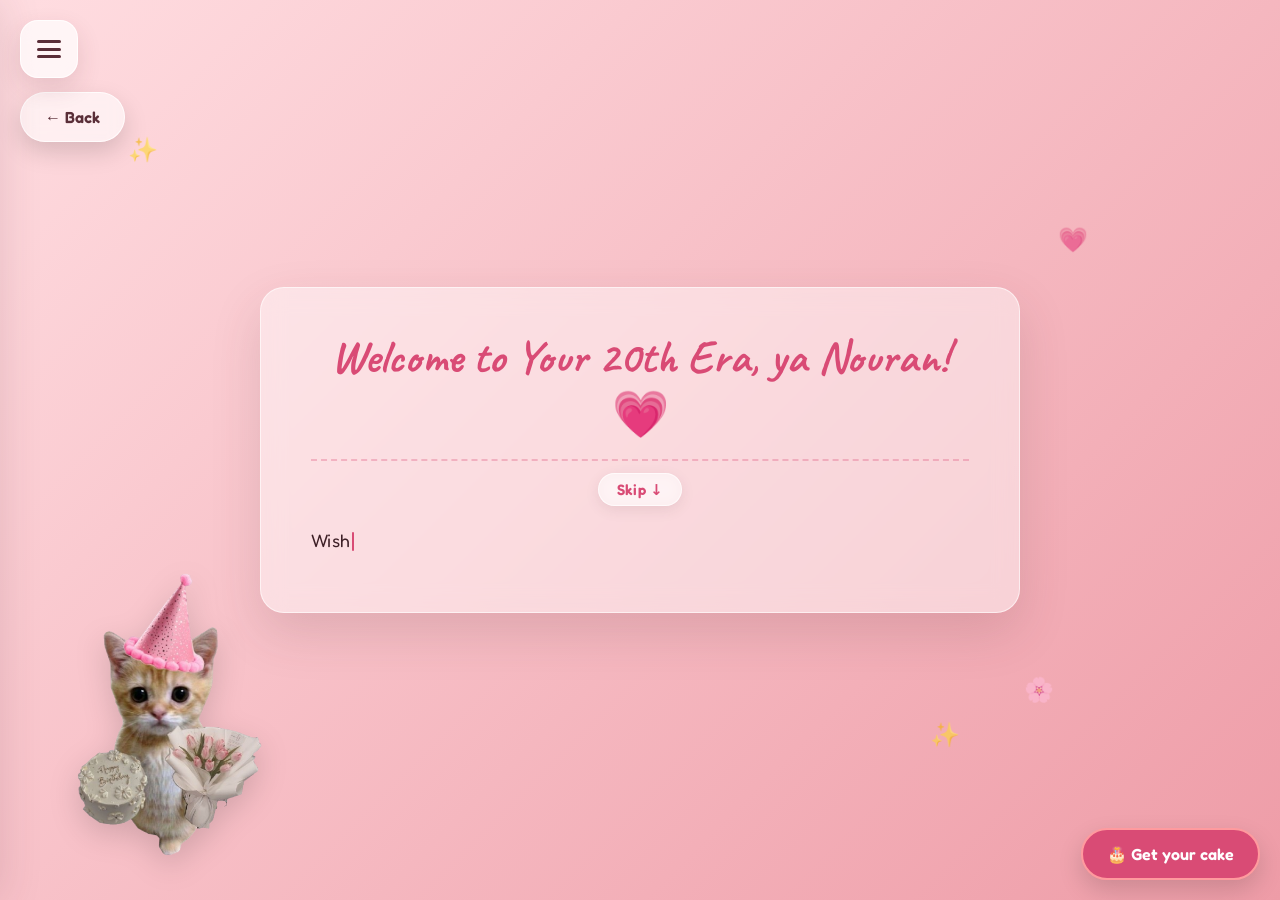
<file: message.html>
<!doctype html>
<html lang="en">
  <head>
    <meta charset="UTF-8" />
    <meta name="viewport" content="width=device-width, initial-scale=1.0" />
    <title>Happy 20th! 🎉</title>

    <link rel="preconnect" href="https://fonts.googleapis.com" />
    <link rel="preconnect" href="https://fonts.gstatic.com" crossorigin />
    <link
      href="https://fonts.googleapis.com/css2?family=Caveat:wght@600;700&family=Fredoka:wght@400;500;600&display=swap"
      rel="stylesheet"
    />

    <link rel="stylesheet" href="css/message.css" />
    <link rel="stylesheet" href="css/menu.css" />
    <script
      async
      src="https://www.googletagmanager.com/gtag/js?id=G-SDG1T2R1D5"
    ></script>
    <script>
      window.dataLayer = window.dataLayer || [];
      function gtag() {
        dataLayer.push(arguments);
      }
      gtag('js', new Date());

      gtag('config', 'G-SDG1T2R1D5');
    </script>
  </head>

  <body class="messagePage">
    <nav class="site-menu" aria-label="Website pages">
      <button
        class="menu-toggle"
        type="button"
        aria-label="Open navigation menu"
        aria-expanded="false"
        aria-controls="menuPanel"
      >
        <span class="menu-toggle__bars" aria-hidden="true">
          <span></span>
          <span></span>
          <span></span>
        </span>
      </button>

      <div class="menu-backdrop"></div>

      <aside class="menu-panel" id="menuPanel">
        <h2 class="menu-title">Pages ✨</h2>
        <p class="menu-subtitle">Pick any page you want ❤️</p>

        <ul class="menu-list">
          <li>
            <a href="index.html">
              <span class="menu-link-title">Countdown page</span>
              <span class="menu-link-desc">index.html</span>
            </a>
          </li>
          <li>
            <a href="message.html">
              <span class="menu-link-title">Message page</span>
              <span class="menu-link-desc">message.html</span>
            </a>
          </li>
          <li>
            <a href="cake.html">
              <span class="menu-link-title">Cake page</span>
              <span class="menu-link-desc">cake.html</span>
            </a>
          </li>
          <li>
            <a href="memories.html">
              <span class="menu-link-title">Memories page</span>
              <span class="menu-link-desc">memories.html</span>
            </a>
          </li>
          <li>
            <a href="bonuses.html">
              <span class="menu-link-title">Bonus photos</span>
              <span class="menu-link-desc">bonuses.html</span>
            </a>
          </li>
        </ul>
      </aside>
    </nav>
    <div class="bg-decorations">
      <span class="decor" style="top: 15%; left: 10%">✨</span>
      <span class="decor" style="top: 25%; right: 15%">💗</span>
      <span class="decor" style="top: 75%; left: 80%">🌸</span>
      <span class="decor" style="top: 80%; right: 25%">✨</span>
    </div>

    <main class="letter-container">
      <div class="glass-letter message-text-area hidden-letter">
        <h1 class="letter-title">Welcome to Your 20th Era, ya Nouran! 💗</h1>

        <div class="letter-content">
          <p>Wishing you the happiest birthday everrrr🥳🥳🥳🥳🥳!!!</p>
          <p>
            w happiest year, inshallah el sanady tb2a turning point lyky w kol
            ely bttmaneh yt7a2a2 w kol ely bt5atatelo twsalelo w 2hdafk m4 bas
            t3mleha la inshallah t3mly 7agat enty makonte4 motawake3ahaa w rabna
            ywafa2ek fe da w rabena y7a2a2 ely btd3y beh wely enty m7tagah sawa2
            3arfaha aw la 🤍rabna ygeblk el 5er dymn🤍w ay ham 7asa beh aw 7aga
            mday2aky inshallah tro7 w mtrg34, enty bgd 3adety men 7agat sa3ba
            kteer w I have no doubt enk t2dary tastamery w t3dy el s3b w twsly
            le 7etat kberaa yarab!!🤍🤍
          </p>
          <p>
            enty 5alas aho ba2ety 20!! say goodbye to ur teenage years 34an
            5alas 2btadety el 20s eraa!! youman ma fel wa2t da hateb2y mostakela
            w 7ora w lyky kararatk w da5l 5as inshallah ya3ny lw 2t5rgto men teb
            de abl 30s🌚🌚 kolya tawela walahy bas momte3aa gedaan bgd kont
            ba7eb awy lama t4ra7yly 7aga men 3andk w banbaher bab2a awl mra 23rf
            en el gesm complex leldaragady wenty m4 hatklm 3ala 4ar7k da m4
            bamel meno w bafham 3la tol w thank you enk konty btst7mly 2s2lty el
            kter bas genuinely bab2a interested gedan fely bt2oleh🌚🤍 b8d el
            nazar en el kolya feha salbyatha zy el nas ely 3ndk ely m4 bt7ebehom
            dol aw el dr el mgnon ely w23ty m3ah f youm el 2rb3 da yarab ely
            by3mlo da yt3ml f bento mara w yt3asab w yz3l men keda (m32eny 24ok
            eno momken yday2), 3arf enk m4 bt7by td3y 3la 7d, bas ana ba7eb da
            bzat lw de mday2aky wel 45s ystahel🌚🌚😀 3amatan kony sahemt f eny
            24el 3ank 4wayt tfker fel ham da lama ro7na el gam3a, zy ma kont
            ba2olk fa de btfr7ny awy kaman lma kont b4el 3nk el kotob wel 4anta
            ely konty bt2oly la2 mat4elha4 w azon y3ny konty bt2oly keda w
            5alas👀 bas kont ba7es enk mabsota bkeda w da kan byfara7ny
            bardoo!!🤍
          </p>
          <p>
            el sanady kant 2ktr sana feha memories men awl mabtadena nl3b rl w
            among us w roblox🌚 le enena 3mlna reunion da bgd kan youm mohem
            awyy enty ya nouran 3ndk mhara fel communication ya3ny when u
            pointed out ely 3mlto bgd kont el hwa 3ayz 23rf ra2yk w hopefully
            2t7sn makont4 7ases 5ales ay 7aga negative!! w ba2a lama ro7na el
            gam3a w 3ed meladek ely hay3meloh youm el 5ames da bgd bgd atamana
            el youm da ysa3d fe what you are going through delwa2ty w yb2a 27san
            mely konty nawya t3mleh m4 3ayzk tt3aby tany w t3mly 7aga hwa isa
            fekret so7abk (rabna y5alehomlk) tb2a kafya!! edit: okay ana bgd
            wana bktb enty lesa ba3taly enk 3mlteha bas yarab tfedek ba2a ayan
            kan kant eh w keda keda lesa fe ur birthday bardo🌚🌚😂😂😂
          </p>
          <p>
            w tab3an Ya nouran m4 m7tag 2a2olk en you have potential da5m 7ata
            lw enty m4 7asa bkeda bas bgd ba7es mo5k kbeer mel topics ely bn3od
            ntklm feha w nas 2olyla ely keda w 8er enk mogtaheda msa w zakyaa
            awyy mashallah kefaya enk fe teb walahy la w kaman bt7by f1 w nefsk
            t3rfy el 3arabyat btt3ml ezay w aerodynamics w thermodynamics w
            balawy handasa mshallah 🌚😂😂😂😂
          </p>
          <p>
            w bgd ya nouran you are one of the kindest people i know lel nas ely
            tstahel w your personality 3mtn mashallah banbaher en lesa fe zayaha
            fe gelna da rabna ybarek fyky walahy!! w thank you enk u trust me
            fel topics ely mota3aleka beko w bttklmy feha w I hope eny akon
            basa3ed!!
          </p>
          <p>
            w bas happy birthday ya nouran w hope you enjoy this day to the max
            w inshallah ba2y el website y3gbk w ymake your day even more
            takta4efy el easter eggs kolohom😂😂 🤍🤍🤍🤍🥳🥳🥳🥳
          </p>
        </div>
      </div>
    </main>

    <div class="cat-slot">
      <img src="assets/cat.png" alt="Cute Cat" />
    </div>

    <a href="index.html" class="backBtn">← Back</a>
    <a href="cake.html" class="cakeBtn">🎂 Get your cake</a>

    <script src="js/menu.js"></script>
    <script src="js/message.js"></script>
  </body>
</html>
</file>
<file: css/style.css>
/* GLOBAL RESET & FONTS */
:root {
    --primary: #5a2e38;      /* Deep romantic brown/red */
    --accent: #d94b75;       /* The pink from memories page */
    --glass: rgba(255, 255, 255, 0.35);
    --glass-border: rgba(255, 255, 255, 0.6);
    --shadow: 0 15px 35px rgba(90, 46, 56, 0.1);
}

* { box-sizing: border-box; }

body {
    margin: 0;
    min-height: 100vh;
    font-family: 'Fredoka', sans-serif;
    color: var(--primary);
    /* The Romantic Gradient */
    overflow-x: hidden;
    background: linear-gradient(-45deg, #ffdde1, #ee9ca7, #fbc2eb, #fcd6e0);
    background-size: 400% 400%;
    animation: gradientShift 15s ease infinite;
}

@keyframes gradientShift {
    0% { background-position: 0% 50%; }
    50% { background-position: 100% 50%; }
    100% { background-position: 0% 50%; }
}

/* CONTAINER */
.container {
    max-width: 1200px;
    margin: 0 auto;
    padding: 20px;
    display: flex;
    flex-direction: column;
    align-items: center;
}

/* HERO SECTION */
.hero {
    display: grid;
    grid-template-columns: 1fr minmax(300px, 600px) 1fr;
    align-items: center;
    width: 100%;
    min-height: 60vh;
    text-align: center;
    position: relative;
    z-index: 2;
}

.hero-title {
    font-size: clamp(40px, 5vw, 70px);
    margin: 0;
    font-family: 'Baloo 2', cursive;
    color: #fff;
    text-shadow: 2px 2px 0px rgba(217, 75, 117, 0.5);
}

.subtitle {
    font-family: 'Caveat', cursive;
    font-size: 28px;
    margin: -10px 0 25px;
    opacity: 0.9;
}

/* GLASS COUNTDOWN PANEL */
.glass-panel {
    background: var(--glass);
    backdrop-filter: blur(12px);
    -webkit-backdrop-filter: blur(12px);
    border: 1px solid var(--glass-border);
    border-radius: 20px;
    padding: 20px 30px;
    box-shadow: var(--shadow);
    display: flex;
    justify-content: space-around;
    gap: 10px;
}

.slot {
    display: flex;
    flex-direction: column;
    align-items: center;
}

.big {
    font-size: clamp(32px, 4vw, 56px);
    font-weight: 700;
    line-height: 1;
    color: #fff;
    text-shadow: 0 2px 10px rgba(0,0,0,0.1);
}

.big.hot { color: #841069; }

.cap {
    font-size: 12px;
    font-weight: 700;
    letter-spacing: 1px;
    margin-top: 5px;
    opacity: 0.8;
}

/* FLOATING IMAGES */
.hero-img {
    max-width: 100%;
    height: auto;
    filter: drop-shadow(0 10px 20px rgba(0,0,0,0.15));
}

.float-slow { animation: float 6s ease-in-out infinite; width: 280px; }
.float-fast { animation: float 5s ease-in-out infinite reverse; width: 300px; }

@keyframes float {
    0%, 100% { transform: translateY(0); }
    50% { transform: translateY(-20px); }
}

/* MIX SECTION (POLAROIDS) */
.mixSection {
    margin-top: 60px;
    width: 100%;
    text-align: center;
    padding-bottom: 100px;
}

.handwritten-title {
    font-family: 'Caveat', cursive;
    font-size: 42px;
    color: var(--primary);
    margin-bottom: 40px;
    transform: rotate(-2deg);
}

.polaroid-table {
    display: flex;
    justify-content: center;
    gap: 50px;
    flex-wrap: wrap;
}

/* POLAROID STYLING */
.polaroid {
    background: #fff;
    padding: 12px 12px 40px 12px; /* Bottom padding for caption space */
    box-shadow: 0 10px 25px rgba(0,0,0,0.15);
    border-radius: 4px;
    position: relative;
    width: 260px;
    transition: transform 0.3s ease;
}

.polaroid:hover {
    z-index: 10;
    transform: scale(1.05) rotate(0deg) !important;
    box-shadow: 0 20px 40px rgba(0,0,0,0.2);
}

/* TAPE EFFECT */
.tape {
    position: absolute;
    top: -15px;
    left: 50%;
    width: 100px;
    height: 30px;
    background: rgba(255,255,255,0.4);
    border: 1px solid rgba(255,255,255,0.6);
    transform: translateX(-50%) rotate(-3deg);
    backdrop-filter: blur(2px);
    box-shadow: 0 2px 4px rgba(0,0,0,0.1);
}

.photo-frame img {
    width: 100%;
    height: 220px;
    object-fit: cover;
    border-radius: 2px;
    display: block;
}

.caption {
    position: absolute;
    bottom: 5px;
    width: 100%;
    text-align: center;
    font-family: 'Caveat', cursive;
    font-size: 24px;
    left: 0;
    color: #555;
}

.rotate-left { transform: rotate(-4deg); }
.rotate-right { transform: rotate(3deg); }

/* FLIP CARD LOGIC */
.flipCard {
    position: relative; /* Fixed missing relative positioning */
    width: 100%;
    height: 220px;
    border: none;
    background: transparent;
    padding: 0;
    perspective: 1000px;
    cursor: pointer;
    display: block;
}

.flipInner {
    position: relative;
    width: 100%;
    height: 100%;
    text-align: center;
    transition: transform 0.6s cubic-bezier(0.4, 0.2, 0.2, 1);
    transform-style: preserve-3d;
    -webkit-transform-style: preserve-3d; /* Safari Fix */
}

.flipCard.is-flipped .flipInner { 
    transform: rotateY(180deg); 
    -webkit-transform: rotateY(180deg);
}

.flipFace {
    position: absolute;
    top: 0;
    left: 0;
    width: 100%;
    height: 100%;
    backface-visibility: hidden;
    -webkit-backface-visibility: hidden; /* Safari Fix */
    border-radius: 2px;
    display: flex;
    align-items: center;
    justify-content: center;
}

.flipFront {
    background: #ffffff; 
    color: var(--accent);
}

.tap-text {
    font-family: 'Fredoka', sans-serif;
    font-size: 22px;
    font-weight: 600;
    color: var(--accent);
    border: 2px dashed var(--accent);
    padding: 16px 20px;
    border-radius: 30px; 
    display: flex;
    flex-direction: column;
    align-items: center;
    gap: 4px;
    line-height: 1.1;
    transition: all 0.3s ease;
}

.flipCard:hover .tap-text {
    transform: scale(1.05);
    background: rgba(217, 75, 117, 0.05);
}

.flipBack { 
    transform: rotateY(180deg); 
    -webkit-transform: rotateY(180deg);
}

.flipBack img { 
    width: 100%; 
    height: 100%; 
    object-fit: cover; 
}

/* Initial hidden state for the reveal caption */
.hidden-caption {
    opacity: 0;
    transition: opacity 0.6s ease-in-out;
    /* Slight delay so it appears just as the flip finishes */
    transition-delay: 0.2s; 
}

/* The class added by JS to trigger the fade in */
.show-caption {
    opacity: 1;
}

/* RUNAWAY BUTTON */
.interactive-zone { 
    position: relative;
    z-index: 50;
} /* Confines the runaway button */

.leaveBtn {
    position: absolute;
    bottom: -60px; /* Starts below the polaroid */
    left: 50%;
    transform: translateX(-50%);
    background: #ff4757;
    color: white;
    border: none;
    padding: 10px 24px;
    border-radius: 30px;
    font-weight: 600;
    cursor: pointer;
    box-shadow: 0 4px 15px rgba(255, 71, 87, 0.4);
    z-index: 100;
    white-space: nowrap;
}

/* MODAL */
.backdrop {
    position: fixed;
    inset: 0;
    background: rgba(255,255,255,0.6);
    backdrop-filter: blur(5px);
    display: flex;
    justify-content: center;
    align-items: center;
    z-index: 9998;
}
.hidden { display: none !important; }

.modal {
    background: #fff;
    padding: 30px;
    border-radius: 20px;
    box-shadow: 0 20px 60px rgba(0,0,0,0.2);
    text-align: center;
    max-width: 90vw;
    width: 400px;
    border: 2px solid #ffecec;
}

.modal h3 { color: var(--accent); margin-top: 0; }
.btn-close {
    background: var(--accent);
    color: white;
    border: none;
    padding: 8px 20px;
    border-radius: 20px;
    cursor: pointer;
    margin-top: 15px;
}

/* TINY STAR */
.tiny-star {
    position: fixed;
    bottom: 20px;
    right: 20px;
    background: none;
    border: none;
    font-size: 24px;
    opacity: 0.3;
    cursor: pointer;
    transition: 0.3s;
}
.tiny-star:hover { opacity: 1; transform: scale(1.2) rotate(15deg); }

/* FOOTER HINT */
.footer-hint {
    margin-top: 40px;
    font-size: 14px;
    color: var(--primary);
    opacity: 0.6;
}

/* RESPONSIVE */
@media (max-width: 800px) {
    .hero { grid-template-columns: 1fr; gap: 30px; }
    .hero-side { order: -1; } /* Puts images on top */
    .hero-img { width: 180px; }
    .countdown-strip { padding: 15px 10px; }
    .big { font-size: 36px; }
    .polaroid-table { gap: 30px; }
}

/* Transition out */
.page-exit {
    opacity: 0;
    transform: scale(0.95);
    transition: all 0.5s ease;
}

/* Go Message Link */
.goMessage {
    display: inline-flex;
    align-items: center;
    gap: 10px;
    background: #fff;
    padding: 12px 24px;
    border-radius: 50px;
    color: var(--accent);
    font-weight: 700;
    margin-top: 20px;
    cursor: pointer;
    box-shadow: 0 5px 20px rgba(0,0,0,0.1);
    transition: 0.3s;
}
.goMessage:hover { transform: translateY(-3px); box-shadow: 0 10px 25px rgba(0,0,0,0.15); }

@keyframes shakeAnim {
    0% { transform: translateX(0); }
    20% { transform: translateX(-6px); }
    40% { transform: translateX(6px); }
    60% { transform: translateX(-4px); }
    80% { transform: translateX(4px); }
    100% { transform: translateX(0); }
}

.shake {
    animation: shakeAnim 250ms ease;
}
</file>
<file: css/menu.css>
/* =========================
   Shared Hamburger Menu
   ========================= */

.menu-toggle {
  position: fixed;
  top: 20px;
  left: 20px;
  width: 58px;
  height: 58px;
  border: none;
  border-radius: 18px;
  background: rgba(255, 255, 255, 0.72);
  backdrop-filter: blur(10px);
  -webkit-backdrop-filter: blur(10px);
  border: 1px solid rgba(255, 255, 255, 0.85);
  box-shadow: 0 10px 25px rgba(90, 46, 56, 0.14);
  display: flex;
  align-items: center;
  justify-content: center;
  cursor: pointer;
  z-index: 20001;
  transition:
    transform 0.25s ease,
    box-shadow 0.25s ease,
    background 0.25s ease;
}

.menu-toggle:hover {
  transform: translateY(-2px);
  background: rgba(255, 255, 255, 0.9);
  box-shadow: 0 14px 30px rgba(90, 46, 56, 0.18);
}

.menu-toggle:focus-visible {
  outline: 3px solid rgba(217, 75, 117, 0.45);
  outline-offset: 3px;
}

.menu-toggle__bars {
  width: 24px;
  height: 18px;
  display: flex;
  flex-direction: column;
  justify-content: space-between;
}

.menu-toggle__bars span {
  display: block;
  width: 100%;
  height: 3px;
  border-radius: 999px;
  background: #5a2e38;
  transition:
    transform 0.28s ease,
    opacity 0.2s ease;
}

.menu-panel {
  position: fixed;
  top: 0;
  left: 0;
  width: min(340px, 84vw);
  height: 100vh;
  padding: 96px 22px 24px;
  background: rgba(255, 245, 248, 0.88);
  backdrop-filter: blur(16px);
  -webkit-backdrop-filter: blur(16px);
  border-right: 1px solid rgba(255, 255, 255, 0.8);
  box-shadow: 18px 0 40px rgba(90, 46, 56, 0.14);
  transform: translateX(-105%);
  transition: transform 0.32s ease;
  z-index: 20000;
  overflow-y: auto;
}

.menu-backdrop {
  position: fixed;
  inset: 0;
  background: rgba(90, 46, 56, 0.18);
  opacity: 0;
  pointer-events: none;
  transition: opacity 0.28s ease;
  z-index: 19999;
}

.site-menu.is-open .menu-panel {
  transform: translateX(0);
}

.site-menu.is-open .menu-backdrop {
  opacity: 1;
  pointer-events: auto;
}

.site-menu.is-open .menu-toggle__bars span:nth-child(1) {
  transform: translateY(7.5px) rotate(45deg);
}

.site-menu.is-open .menu-toggle__bars span:nth-child(2) {
  opacity: 0;
}

.site-menu.is-open .menu-toggle__bars span:nth-child(3) {
  transform: translateY(-7.5px) rotate(-45deg);
}

.menu-title {
  margin: 0 0 14px;
  font-family: 'Baloo 2', cursive;
  font-size: 30px;
  color: #d94b75;
}

.menu-subtitle {
  margin: 0 0 20px;
  font-family: 'Caveat', cursive;
  font-size: 24px;
  color: #5a2e38;
  opacity: 0.9;
}

.menu-list {
  list-style: none;
  margin: 0;
  padding: 0;
  display: grid;
  gap: 12px;
}

.menu-list a {
  display: block;
  text-decoration: none;
  padding: 14px 16px;
  border-radius: 18px;
  color: #5a2e38;
  background: rgba(255, 255, 255, 0.72);
  border: 1px solid rgba(255, 255, 255, 0.85);
  box-shadow: 0 8px 18px rgba(90, 46, 56, 0.08);
  transition:
    transform 0.22s ease,
    background 0.22s ease,
    box-shadow 0.22s ease;
}

.menu-list a:hover {
  transform: translateX(4px);
  background: rgba(255, 255, 255, 0.95);
  box-shadow: 0 12px 24px rgba(90, 46, 56, 0.12);
}

.menu-list a.active {
  background: linear-gradient(135deg, #ffdde1 0%, #ee9ca7 100%);
  color: #5a2e38;
  border-color: rgba(217, 75, 117, 0.24);
  box-shadow: 0 12px 26px rgba(217, 75, 117, 0.15);
}

.menu-link-title {
  display: block;
  font-weight: 700;
  font-size: 16px;
  margin-bottom: 3px;
}

.menu-link-desc {
  display: block;
  font-size: 13px;
  opacity: 0.8;
}

/* move current top-left back buttons down so they don't clash with the menu */
body.messagePage .backBtn,
body.bonusesPage .backBtn {
  top: 92px;
}

/* optional: small screens */
@media (max-width: 600px) {
  .menu-toggle {
    width: 52px;
    height: 52px;
    top: 16px;
    left: 16px;
  }

  .menu-panel {
    padding-top: 84px;
  }
}
</file>
<file: css/bonuses.css>
* {
  box-sizing: border-box;
}

:root {
  --text-color: #5a2e38;
}

body.bonusesPage {
  margin: 0;
  min-height: 100vh;
  background: linear-gradient(135deg, #ffdde1 0%, #ee9ca7 100%);
  background-attachment: fixed;
  overflow-x: hidden;
  font-family:
    system-ui,
    -apple-system,
    Segoe UI,
    Roboto,
    sans-serif;
}

/* Back button (same vibe as memories) */
.backBtn {
  position: fixed;
  left: 20px;
  top: 20px;
  z-index: 9999;
  padding: 12px 20px;
  border-radius: 30px;
  text-decoration: none;
  font-weight: 600;
  color: #5a2e38;
  background: rgba(255, 255, 255, 0.6);
  backdrop-filter: blur(8px);
  border: 1px solid rgba(255, 255, 255, 0.8);
  box-shadow: 0 4px 15px rgba(0, 0, 0, 0.05);
  transition: all 0.3s ease;
}

.backBtn:hover {
  background: rgba(255, 255, 255, 0.9);
  transform: translateY(-2px);
}

/* Title */
.bonusTitle {
  width: min(980px, 96vw);
  margin: 24px auto 0;
  text-align: center;
  transform: rotate(-1.5deg);
}

.bonusTitle h1 {
  margin: 0;
  font-family: 'Caveat', cursive;
  font-size: clamp(34px, 4.6vw, 58px);
  color: #d94b75;
  text-shadow: 2px 2px 0 rgba(255, 255, 255, 0.65);
}

/* Glass board */
.board {
  position: relative;
  width: min(980px, 96vw);
  margin: 18px auto 90px;
  height: 4700px;
  border-radius: 24px;
  background: rgba(255, 255, 255, 0.25);
  border: 1px solid rgba(255, 255, 255, 0.4);
  box-shadow: 0 20px 40px rgba(0, 0, 0, 0.08);
  backdrop-filter: blur(10px);
}

/* Vertical polaroids */
.card {
  position: absolute;

  /* ✅ take sizes from .b1..b28 vars */
  width: var(--w, 230px);
  height: var(--h, 410px);

  background: #fffcfd;
  border-radius: 4px;
  padding: 12px 12px 0 12px;
  box-shadow:
    0 15px 35px rgba(168, 102, 115, 0.15),
    0 5px 15px rgba(0, 0, 0, 0.05);
  transform-origin: center;
  z-index: 1;
  transition:
    z-index 0.3s,
    transform 0.3s ease;
}
.card:hover {
  z-index: 10;
}

.card::after {
  content: '';
  position: absolute;
  top: -12px;
  left: 50%;
  transform: translateX(-50%) rotate(-2deg);
  width: 90px;
  height: 28px;
  background: rgba(255, 255, 255, 0.5);
  backdrop-filter: blur(4px);
  border: 1px solid rgba(255, 255, 255, 0.6);
  box-shadow: 0 2px 5px rgba(0, 0, 0, 0.05);
  pointer-events: none;
}

.photo {
  width: 100%;
  height: calc(100% - var(--cap, 70px));
  background: #fff;
  border-radius: 2px;
  overflow: hidden;
}

.photo img {
  width: 100%;
  height: 100%;
  object-fit: cover;
  display: block;
  filter: contrast(0.95) sepia(0.1);
}

.caption {
  font-size: 24px;
  font-family: 'Caveat', cursive, sans-serif;
  color: var(--text-color);
  text-align: center;

  height: var(--cap, 70px); /* ✅ important */
  display: flex;
  align-items: center;
  justify-content: center;

  margin: 0;
  outline: none;
  font-weight: 600;
  letter-spacing: 0.5px;
}

/* Reveal */
.reveal {
  opacity: 0;
  transform: translateY(40px) scale(0.95) rotate(0deg);
  transition:
    opacity 800ms cubic-bezier(0.2, 0.8, 0.2, 1),
    transform 800ms cubic-bezier(0.2, 0.8, 0.2, 1);
}

.reveal.in-view {
  opacity: 1;
  transform: translateY(0) scale(1) rotate(var(--rot));
}

.reveal.in-view:hover {
  transform: translateY(-10px) scale(1.02) rotate(var(--rot));
  box-shadow: 0 25px 45px rgba(168, 102, 115, 0.25);
}

/* Scattered positions */
.b1 {
  left: 30px;
  top: 40px;
  --rot: 5deg;
  --w: 280px;
  --h: 395px;
  --cap: 64px;
}
.b2 {
  left: 360px;
  top: 0px;
  --rot: -3deg;
  --w: 240px;
  --h: 420px;
  --cap: 82px;
}
.b3 {
  left: 670px;
  top: 70px;
  --rot: -2deg;
  --w: 310px;
  --h: 425px;
  --cap: 70px;
}
.b4 {
  left: 40px;
  top: 520px;
  --rot: 2deg;
  --w: 255px;
  --h: 430px;
  --cap: 76px;
}
.b5 {
  left: 360px;
  top: 460px;
  --rot: 1deg;
  --w: 218px;
  --h: 390px;
  --cap: 66px;
}
.b6 {
  left: 680px;
  top: 560px;
  --rot: 4deg;
  --w: 245px;
  --h: 435px;
  --cap: 84px;
}

.b7 {
  left: 70px;
  top: 1010px;
  --rot: -2deg;
  --w: 240px;
  --h: 415px;
}
.b8 {
  left: 360px;
  top: 960px;
  --rot: 3deg;
  --w: 250px;
  --h: 385px;
}
.b9 {
  left: 690px;
  top: 1080px;
  --rot: -4deg;
  --w: 270px;
  --h: 425px;
}

.b10 {
  left: 40px;
  top: 1500px;
  --rot: 2deg;
  --w: 232px;
  --h: 398px;
}
.b11 {
  left: 350px;
  top: 1440px;
  --rot: -2deg;
  --w: 252px;
  --h: 432px;
}
.b12 {
  left: 680px;
  top: 1580px;
  --rot: 4deg;
  --w: 228px;
  --h: 410px;
}

.b13 {
  left: 80px;
  top: 2000px;
  --rot: -3deg;
  --w: 235px;
  --h: 440px;
}
.b14 {
  left: 380px;
  top: 1960px;
  --rot: 2deg;
  --w: 220px;
  --h: 332px;
}
.b15 {
  left: 670px;
  top: 2100px;
  --rot: -2deg;
  --w: 246px;
  --h: 438px;
}

.b16 {
  left: 40px;
  top: 2520px;
  --rot: 3deg;
  --w: 224px;
  --h: 405px;
}
.b17 {
  left: 350px;
  top: 2440px;
  --rot: -4deg;
  --w: 240px;
  --h: 430px;
}
.b18 {
  left: 680px;
  top: 2600px;
  --rot: 2deg;
  --w: 216px;
  --h: 388px;
}

.b19 {
  left: 70px;
  top: 3030px;
  --rot: -2deg;
  --w: 238px;
  --h: 425px;
}
.b20 {
  left: 380px;
  top: 2960px;
  --rot: 3deg;
  --w: 222px;
  --h: 400px;
}
.b21 {
  left: 690px;
  top: 3120px;
  --rot: -3deg;
  --w: 246px;
  --h: 440px;
}

.b22 {
  left: 40px;
  top: 3540px;
  --rot: 2deg;
  --w: 215px;
  --h: 385px;
}
.b23 {
  left: 360px;
  top: 3420px;
  --rot: 0deg;
  --w: 236px;
  --h: 418px;
}
.b24 {
  left: 680px;
  top: 3600px;
  --rot: 4deg;
  --w: 265px;
  --h: 410px;
}

.b25 {
  left: 80px;
  top: 4000px;
  --rot: -3deg;
  --w: 245px;
  --h: 425px;
}
.b26 {
  left: 380px;
  top: 3910px;
  --rot: 2deg;
  --w: 220px;
  --h: 395px;
}
.b27 {
  left: 690px;
  top: 4100px;
  --rot: -2deg;
  --w: 238px;
  --h: 428px;
}
.b28 {
  left: 350px;
  top: 4330px;
  --rot: 3deg;
  --w: 232px;
  --h: 335px;
}

/* Decorations */
.cornerFlower,
.cornerFlowerTop,
.cornerCute {
  position: fixed;
  pointer-events: none;
  z-index: -1;
  opacity: 0.8;
}

.cornerFlower {
  left: -20px;
  bottom: -20px;
  width: 300px;
  max-width: 45vw;
}
.cornerFlowerTop {
  right: -20px;
  top: -20px;
  width: 280px;
  max-width: 40vw;
}
.cornerCute {
  left: 80px;
  top: 20px;
  width: 180px;
  max-width: 25vw;
}

@media (max-width: 700px) {
  .board {
    height: auto;
    padding: 18px;
    background: transparent;
    box-shadow: none;
    border: none;
  }

  .card {
    position: relative;
    left: auto !important;
    top: auto !important;

    width: 100% !important;
    height: 440px; /* keep a nice consistent mobile height */
    margin: 24px 0;

    --rot: 0deg !important;
  }

  .reveal.in-view:hover {
    transform: translateY(-5px) scale(1.01);
  }
}

/* Final sentence */
.finalLine {
  width: 100%;
  text-align: center;
  margin: 60px 0 120px;
  font-family: 'Caveat', cursive;
  font-size: clamp(26px, 3.5vw, 42px);
  color: #d94b75;
  text-shadow: 2px 2px 0 rgba(255, 255, 255, 0.6);
  opacity: 0;
  transform: translateY(20px);
  animation: fadeUp 1.2s ease forwards;
  animation-delay: 0.4s;
}

@keyframes fadeUp {
  to {
    opacity: 1;
    transform: translateY(0);
  }
}
</file>
<file: css/cake.css>
:root {
    --primary: #5a2e38;
    --accent: #d94b75;
}

* { box-sizing: border-box; }

body.cakePage {
    margin: 0;
    min-height: 100vh;
    
    /* REMOVED the busy background image! */
    /* Added the beautiful cohesive gradient from the other pages */
    background: linear-gradient(135deg, #ffdde1 0%, #ee9ca7 100%);
    
    display: flex;
    align-items: center;
    justify-content: center;
    overflow: hidden;
    font-family: "Fredoka", system-ui, sans-serif;
}

/* A soft, magical spotlight directly behind the cake */
.ambient-glow {
    position: absolute;
    width: 60vw;
    height: 60vw;
    background: radial-gradient(circle, rgba(255,255,255,0.7) 0%, rgba(255,255,255,0) 60%);
    top: 50%;
    left: 50%;
    transform: translate(-50%, -50%);
    z-index: 0;
    pointer-events: none;
}

/* Twinkling background stars */
.ambient-sparkles {
    position: absolute;
    inset: 0;
    z-index: 0;
    pointer-events: none;
}

.sparkle {
    position: absolute;
    font-size: 28px;
    opacity: 0;
    animation: twinkle 4s ease-in-out infinite;
}

@keyframes twinkle {
    0%, 100% { opacity: 0.2; transform: scale(0.8); }
    50% { opacity: 0.8; transform: scale(1.2); }
}

/* ============================= */
/* Buttons (Matched to theme)    */
/* ============================= */

.backBtn, .memoriesBtn {
    position: fixed;
    padding: 14px 24px;
    border-radius: 30px;
    font-weight: 600;
    font-size: 16px;
    text-decoration: none;
    z-index: 9999;
    transition: all 0.3s ease;
    box-shadow: 0 10px 25px rgba(0,0,0,0.15);
}

.backBtn {
    left: 20px;
    bottom: 20px;
    background: rgba(255, 255, 255, 0.6);
    color: var(--primary);
    backdrop-filter: blur(8px);
    border: 1px solid rgba(255, 255, 255, 0.8);
}

.backBtn:hover {
    background: rgba(255, 255, 255, 0.9);
    transform: translateY(-2px);
}

.memoriesBtn {
    right: 20px;
    bottom: 20px;
    background: var(--accent);
    color: #ffffff;
    border: 2px solid #ff9a9e;
}

.memoriesBtn:hover {
    background: #b5385d;
    transform: translateY(-3px);
    box-shadow: 0 15px 35px rgba(217, 75, 117, 0.4);
}

/* ============================= */
/* The Cake                      */
/* ============================= */

.customCake {
    position: absolute;
    width: 490px;
    max-width: 80vw;
    height: auto;
    left: 50%;
    top: 50%;
    user-select: none;
    pointer-events: none;
    z-index: 2;
    filter: drop-shadow(0 20px 30px rgba(0,0,0,0.15));
}

/* Continuous floating animation for the cake */
.cakePage.show-cake .customCake {
    animation: floatCake 4s ease-in-out infinite;
}

@keyframes floatCake {
    0%, 100% { transform: translate(-50%, -50%); }
    50% { transform: translate(-50%, calc(-50% - 15px)); }
}

/* ============================= */
/* Side Meme Stickers            */
/* ============================= */

.sideImg {
    position: absolute;
    width: 240px;
    max-width: 30vw;
    height: auto;
    top: 60%;
    user-select: none;
    pointer-events: none;
    z-index: 1;
    
    /* Give them a cute "die-cut sticker" or polaroid frame */
    border: 8px solid #ffffff;
    border-radius: 16px;
    background-color: #ffffff;
    box-shadow: 0 15px 35px rgba(90, 46, 56, 0.15);
}

.leftImg { left: 12%; }
.rightImg { right: 12%; }

/* Continuous floating animation for stickers */
.cakePage.show-sides .leftImg { animation: floatLeft 5s ease-in-out infinite; }
.cakePage.show-sides .rightImg { animation: floatRight 4.5s ease-in-out infinite reverse; }

@keyframes floatLeft {
    0%, 100% { transform: translateY(-50%) rotate(-6deg); }
    50% { transform: translateY(calc(-50% - 10px)) rotate(-2deg); }
}

@keyframes floatRight {
    0%, 100% { transform: translateY(-50%) rotate(5deg); }
    50% { transform: translateY(calc(-50% - 12px)) rotate(1deg); }
}

/* ============================= */
/* Easter egg & Modal            */
/* ============================= */

.cakeEgg {
    position: absolute;
    left: 50%;
    top: 21%;
    transform: translate(-50%, -50%);
    width: 46px;
    height: 46px;
    border-radius: 50%;
    background: transparent;
    border: none;
    font-size: 24px;
    cursor: pointer;
    z-index: 9998;
    animation: eggPulse 2s ease-in-out infinite;
}

@keyframes eggPulse {
    0%, 100% { transform: translate(-50%, -50%) scale(1); filter: drop-shadow(0 0 5px rgba(255,215,0,0.5)); }
    50% { transform: translate(-50%, -50%) scale(1.15); filter: drop-shadow(0 0 15px rgba(255,215,0,0.9)); }
}

.hidden { display: none !important; }

.eggBackdrop {
    position: fixed;
    inset: 0;
    background: rgba(255,255,255,0.6);
    backdrop-filter: blur(8px);
    display: flex;
    align-items: center;
    justify-content: center;
    z-index: 10000;
}

.eggModal {
    width: min(520px, 92vw);
    background: rgba(255,255,255,0.9);
    border: 1px solid rgba(255,255,255,0.6);
    border-radius: 24px;
    padding: 30px;
    box-shadow: 0 24px 70px rgba(168, 102, 115, 0.2);
    text-align: center;
    color: var(--primary);
}

.eggModal h3 {
    margin: 0 0 12px 0;
    font-size: 26px;
    font-family: 'Baloo 2', system-ui, sans-serif;
    color: var(--accent);
}

.eggModal p {
    margin: 0 0 20px 0;
    line-height: 1.6;
    font-size: 18px;
}

.eggClose {
    border: none;
    border-radius: 30px;
    padding: 12px 24px;
    font-weight: 700;
    cursor: pointer;
    color: #fff;
    background: var(--accent);
    box-shadow: 0 4px 15px rgba(217, 75, 117, 0.3);
    transition: all 0.3s;
}

.eggClose:hover {
    background: #b5385d;
    transform: translateY(-2px);
}

/* ===== Staged entrance animations ===== */
.cakePage .sideImg, .cakePage .customCake {
    opacity: 0;
    transition: opacity 800ms ease, transform 800ms cubic-bezier(.2,.8,.2,1);
}

.cakePage .customCake { transform: translate(-50%, -50%) translateY(30px) scale(0.95); }
.cakePage .sideImg { transform: translateY(calc(-50% + 30px)) scale(0.95); }

/* Animation starts applying via JS, then keyframes take over */
.cakePage.show-sides .leftImg { opacity: 1; transform: translateY(-50%) rotate(-6deg); }
.cakePage.show-sides .rightImg { opacity: 1; transform: translateY(-50%) rotate(5deg); }
.cakePage.show-cake .customCake { opacity: 1; transform: translate(-50%, -50%) translateY(0) scale(1); }
</file>
<file: css/memories.css>
* { box-sizing: border-box; }

:root {
  --text-color: #5a2e38;
  --ink: rgba(0,0,0,0.75);
}

body.memoriesPage {
  margin: 0;
  min-height: 100vh;
  background: linear-gradient(135deg, #ffdde1 0%, #ee9ca7 100%);
  background-attachment: fixed;
  overflow-x: hidden;
  font-family: system-ui, -apple-system, Segoe UI, Roboto, sans-serif;
}

/* Back Button */
.backBtn {
  position: fixed;
  left: 20px;
  bottom: 20px;
  z-index: 9999;
  padding: 12px 20px;
  border-radius: 30px;
  text-decoration: none;
  font-weight: 600;
  color: #5a2e38;
  background: rgba(255, 255, 255, 0.6);
  backdrop-filter: blur(8px);
  border: 1px solid rgba(255, 255, 255, 0.8);
  box-shadow: 0 4px 15px rgba(0,0,0,0.05);
  transition: all 0.3s ease;
}

.backBtn:hover {
  background: rgba(255, 255, 255, 0.9);
  transform: translateY(-2px);
}

/* ============ ROMANTIC TITLE ============ */
.memoryTitle {
  text-align: center;
  padding: 40px 20px 10px;
}

.memoryTitle h1 {
  font-family: 'Caveat', cursive, sans-serif;
  font-size: clamp(32px, 6vw, 58px);
  font-weight: 700;
  color: #d94b75;
  margin: 0 auto;
  display: inline-block;
  transform: rotate(-2deg);
  line-height: 1.2;
  letter-spacing: 0.5px;
  text-shadow:
    0 2px 12px rgba(217, 75, 117, 0.18),
    0 1px 0 rgba(255,255,255,0.6);
  /* Soft glow feel */
  filter: drop-shadow(0 2px 8px rgba(217, 75, 117, 0.15));
}

/* The Glassmorphism Board */
.board {
  position: relative;
  width: min(980px, 96vw);
  margin: 24px auto 80px;
  height: 3200px; /* Increased from 1550px to fit 20 cards */
  border-radius: 24px;
  background: rgba(255, 255, 255, 0.25);
  border: 1px solid rgba(255, 255, 255, 0.4);
  box-shadow: 0 20px 40px rgba(0, 0, 0, 0.08);
  backdrop-filter: blur(10px);
}

/* ============ POLAROID CARD STYLE ============ */
.card {
  position: absolute;
  background: #fffcfd;
  border-radius: 4px;
  padding: 12px 12px 0 12px;
  box-shadow: 
    0 15px 35px rgba(168, 102, 115, 0.15), 
    0 5px 15px rgba(0,0,0,0.05);
  transform-origin: center;
  z-index: 1;
  transition: z-index 0.3s, transform 0.3s ease;
}

.card:hover {
  z-index: 10;
}

/* Semi-transparent Washi Tape effect */
.card::after {
  content: "";
  position: absolute;
  top: -12px;
  left: 50%;
  transform: translateX(-50%) rotate(-2deg);
  width: 90px;
  height: 28px;
  background: rgba(255, 255, 255, 0.5);
  backdrop-filter: blur(4px);
  border: 1px solid rgba(255, 255, 255, 0.6);
  box-shadow: 0 2px 5px rgba(0, 0, 0, 0.05);
  pointer-events: none;
}

.photo {
  width: 100%;
  height: calc(100% - 60px); 
  background: #fff;
  border-radius: 2px;
  overflow: hidden;
}

.photo img {
  width: 100%;
  height: 100%;
  object-fit: cover;
  display: block;
  filter: contrast(0.95) sepia(0.1); 
}

.capLine { display: none; }

/* Handwritten Romantic Caption */
.caption {
  font-size: 24px;
  font-family: 'Caveat', cursive, sans-serif;
  color: var(--text-color);
  text-align: center;
  height: 60px;
  display: flex;
  align-items: center;
  justify-content: center;
  margin: 0;
  outline: none;
  font-weight: 600;
  letter-spacing: 0.5px;
}

/* SIZES */
.card { width: 230px; height: 280px; }
.card.tall { height: 340px; }
.card.wide { width: 420px; height: 280px; }

/* ============ ORIGINAL POSITIONS & ROTATIONS (1–9) ============ */
.c1 { left: 330px; top: 0px;    --rot: -3deg; }
.c2 { left: 0px;   top: 160px;  --rot: 4deg; }
.c3 { left: 700px; top: 210px;  --rot: -2deg; }
.c4 { left: 360px; top: 330px;  --rot: 2deg; }
.c5 { left: 30px;  top: 530px;  --rot: -4deg; }
.c6 { left: 400px; top: 630px; width: 390px; --rot: 1deg; }
.c7 { left: 170px;  top: 920px;  --rot: 3deg; }
.c8 { left: 630px; top: 915px;  --rot: -2deg; }
.c9 { left: 280px; top: 1250px; --rot: 2deg; }

/* ============ NEW POSITIONS & ROTATIONS (10–20) ============ */
.c10 { left: 30px;  top: 1310px; --rot: -3deg; }
.c11 { left: 730px; top: 1380px; --rot: 4deg; }
.c12 { left: 320px; top: 1600px; --rot: -2deg; }
.c13 { left: 30px;  top: 1900px; --rot: 1deg; } /* wide */
.c14 { left: 710px; top: 1750px; --rot: -4deg; }
.c15 { left: 480px; top: 2000px; --rot: 3deg; } /* tall */
.c16 { left: 40px;  top: 2200px; --rot: -2deg; }
.c17 { left: 720px; top: 2200px; --rot: 2deg; }
.c18 { left: 300px; top: 2500px; --rot: -1deg; } /* wide */
.c19 { left: 740px; top: 2650px; --rot: -3deg; }
.c20 { left: 40px;  top: 2650px; --rot: 2deg; } /* tall */

/* ===== Scroll reveal ===== */
.reveal {
  opacity: 0;
  transform: translateY(40px) scale(0.95) rotate(0deg);
  transition: 
    opacity 800ms cubic-bezier(.2,.8,.2,1),
    transform 800ms cubic-bezier(.2,.8,.2,1);
}

.reveal.in-view {
  opacity: 1;
  transform: translateY(0) scale(1) rotate(var(--rot));
}

/* Float effect on hover */
.reveal.in-view:hover {
  transform: translateY(-10px) scale(1.02) rotate(var(--rot));
  box-shadow: 0 25px 45px rgba(168, 102, 115, 0.25);
}

/* ============================= */
/* Easter egg & Modal            */
/* ============================= */

.memoryEgg {
  position: absolute;
  right: 40px;
  bottom: 40px;
  width: 50px;
  height: 50px;
  border: none;
  border-radius: 50%;
  background: transparent;
  font-size: 24px;
  opacity: 0.2;
  cursor: pointer;
  z-index: 99;
  transition: all 0.3s;
}

.memoryEgg:hover {
  opacity: 1;
  transform: scale(1.1);
  filter: drop-shadow(0 0 10px rgba(255,255,255,0.8));
}

.hidden { display: none !important; }

.memEggBackdrop {
  position: fixed;
  inset: 0;
  background: rgba(255,255,255,0.6);
  backdrop-filter: blur(8px);
  display: flex;
  align-items: center;
  justify-content: center;
  z-index: 10000;
}

.memEggModal {
  width: min(520px, 92vw);
  background: #fffcfd;
  border: 1px solid rgba(238, 156, 167, 0.4);
  border-radius: 24px;
  padding: 30px;
  box-shadow: 0 24px 70px rgba(168, 102, 115, 0.2);
  text-align: center;
  color: var(--text-color);
}

.memEggModal h3 {
  margin: 0 0 12px 0;
  font-size: 26px;
  font-family: 'Baloo 2', system-ui, sans-serif;
}

.memEggModal p {
  margin: 0 0 20px 0;
  line-height: 1.6;
  font-size: 18px;
  white-space: pre-wrap;
}

.memEggClose {
  border: none;
  border-radius: 30px;
  padding: 12px 24px;
  font-weight: 700;
  font-size: 16px;
  cursor: pointer;
  color: #fff;
  background: #d94b75;
  box-shadow: 0 4px 15px rgba(217, 75, 117, 0.3);
  transition: all 0.3s;
}

.memEggClose:hover {
  background: #b5385d;
  transform: translateY(-2px);
}

/* ============================= */
/* Decorative Flowers            */
/* ============================= */

.cornerFlower, .cornerFlowerTop, .cornerCute {
  position: fixed;
  pointer-events: none;
  z-index: -1; 
  opacity: 0.8;
}

.cornerFlower {
  left: -20px;
  bottom: -20px;
  width: 300px;
  max-width: 45vw;
}

.cornerFlowerTop {
  right: -20px;
  top: -20px;
  width: 280px;
  max-width: 40vw;
}

.cornerCute {
  left: 80px;
  top: 20px;
  width: 180px;
  max-width: 25vw;
}

/* ============================= */
/* Responsive                    */
/* ============================= */
@media (max-width: 700px) {
  .memoryTitle h1 {
    font-size: 28px;
    transform: rotate(-1deg);
  }

  .board {
    height: auto;
    padding: 18px;
    background: transparent;
    box-shadow: none;
    border: none;
  }
  .card {
    position: relative;
    left: auto !important;
    top: auto !important;
    width: 100% !important;
    height: 360px;
    margin: 24px 0;
    --rot: 0deg !important;
  }
  .card.wide { height: 360px; }
  .card.tall { height: 360px; }
  .reveal.in-view:hover {
    transform: translateY(-5px) scale(1.01);
  }
}
/* ... [KEEP ALL YOUR EXISTING CSS UNCHANGED UNTIL THE VERY BOTTOM] ... */

/* ============================= */
/* Bonuses Button (CTA)          */
/* ============================= */

.bonus-cta {
  width: 100%;
  display: flex;
  justify-content: center;
  padding: 14px 0 70px;
}

.bonus-btn {
  --tx: 0px;
  --ty: 0px;
  --rx: 0deg;
  --ry: 0deg;
  --px: 50%;
  --py: 50%;

  position: relative;
  display: inline-flex;
  align-items: center;
  justify-content: center;
  gap: 10px;
  padding: 16px 30px;
  border-radius: 999px;
  text-decoration: none;
  font-family: 'Baloo 2', system-ui, sans-serif;
  font-weight: 700;
  font-size: 18px;
  color: #fff;

  background: linear-gradient(135deg, #ff9a9e 0%, #d94b75 55%, #b5385d 100%);
  box-shadow:
    0 18px 40px rgba(168, 102, 115, 0.28),
    0 8px 20px rgba(0,0,0,0.08);

  border: 1px solid rgba(255, 255, 255, 0.55);
  overflow: hidden;
  transform-style: preserve-3d;
  will-change: transform, box-shadow;
  transition: transform 220ms cubic-bezier(.2,.8,.2,1), box-shadow 220ms ease, filter 220ms ease;
}

/* glass sheen */
.bonus-btn::before {
  content: "";
  position: absolute;
  inset: 0;
  background: rgba(255,255,255,0.10);
  backdrop-filter: blur(10px);
  -webkit-backdrop-filter: blur(10px);
  pointer-events: none;
}

/* sparkle highlight that follows the cursor */
.bonus-btn__shine {
  position: absolute;
  inset: -40px;
  pointer-events: none;
  background: radial-gradient(140px 140px at var(--px) var(--py), rgba(255,255,255,0.65), rgba(255,255,255,0) 60%);
  opacity: 0.65;
  mix-blend-mode: screen;
  transform: translateZ(10px);
}

.bonus-btn__text {
  position: relative;
  z-index: 2;
  letter-spacing: 0.3px;
  text-shadow: 0 6px 18px rgba(0,0,0,0.18);
}

.bonus-btn:hover {
  box-shadow:
    0 26px 55px rgba(217, 75, 117, 0.33),
    0 12px 28px rgba(0,0,0,0.10);
  filter: saturate(1.05) brightness(1.03);
}

.bonus-btn:focus-visible {
  outline: 3px solid rgba(255,255,255,0.8);
  outline-offset: 4px;
}

/* Reduced motion fallback */
@media (prefers-reduced-motion: reduce) {
  .bonus-btn { transition: none !important; transform: none !important; }
  .bonus-btn:hover { transform: none !important; }
}
</file>
<file: css/message.css>
:root {
    --primary: #5a2e38;
    --accent: #d94b75;
    --glass: rgba(255, 255, 255, 0.45);
    --glass-border: rgba(255, 255, 255, 0.6);
    --text: #3d1f26;
}

* { box-sizing: border-box; }

body.messagePage {
    margin: 0;
    min-height: 100vh;
    background: linear-gradient(135deg, #ffdde1 0%, #ee9ca7 100%);
    display: flex;
    align-items: center;
    justify-content: center;
    font-family: "Fredoka", system-ui, sans-serif;
    overflow: hidden;
}

.bg-decorations {
    position: absolute;
    width: 100%;
    height: 100%;
    pointer-events: none;
    z-index: 0;
}

.decor {
    position: absolute;
    font-size: 24px;
    opacity: 0.6;
    animation: float 6s ease-in-out infinite;
}

@keyframes float {
    0%, 100% { transform: translateY(0); }
    50%       { transform: translateY(-15px); }
}

.letter-container {
    width: 100%;
    max-width: 800px;
    padding: 20px;
    z-index: 10;
    position: relative;
}

.glass-letter {
    background: var(--glass);
    backdrop-filter: blur(12px);
    -webkit-backdrop-filter: blur(12px);
    border: 1px solid var(--glass-border);
    border-radius: 24px;
    padding: 40px 50px;
    box-shadow: 0 20px 50px rgba(90, 46, 56, 0.15);
    max-height: 75vh;
    display: flex;
    flex-direction: column;
}

.letter-title {
    font-family: 'Caveat', cursive;
    font-size: clamp(32px, 4vw, 46px);
    color: var(--accent);
    margin: 0 0 20px 0;
    text-align: center;
    border-bottom: 2px dashed rgba(217, 75, 117, 0.3);
    padding-bottom: 15px;
}

.letter-content {
    overflow-y: auto;
    padding-right: 15px;
}

.letter-content p {
    font-size: 18px;
    line-height: 1.8;
    color: var(--text);
    margin: 0 0 15px 0;
    letter-spacing: 0.3px;
}

.letter-content::-webkit-scrollbar       { width: 8px; }
.letter-content::-webkit-scrollbar-track { background: rgba(255,255,255,0.2); border-radius: 10px; }
.letter-content::-webkit-scrollbar-thumb { background: rgba(217,75,117,0.4);  border-radius: 10px; }
.letter-content::-webkit-scrollbar-thumb:hover { background: rgba(217,75,117,0.7); }

.cat-slot {
    position: fixed;
    left: clamp(20px, 5vw, 150px);
    bottom: -10px;
    width: 200px;
    z-index: 15;
    pointer-events: none;
    filter: drop-shadow(0 10px 15px rgba(0,0,0,0.15));
}

.cat-slot img { width: 100%; height: auto; display: block; }

.backBtn, .cakeBtn {
    position: fixed;
    text-decoration: none;
    padding: 14px 24px;
    border-radius: 30px;
    font-family: "Fredoka", sans-serif;
    font-weight: 600;
    font-size: 16px;
    z-index: 20;
    transition: all 0.3s ease;
    box-shadow: 0 10px 25px rgba(0,0,0,0.15);
}

.backBtn {
    left: 20px;
    top: 20px;
    background: rgba(255,255,255,0.6);
    color: var(--primary);
    backdrop-filter: blur(8px);
    border: 1px solid rgba(255,255,255,0.8);
}

.backBtn:hover {
    background: rgba(255,255,255,0.9);
    transform: translateY(-2px);
}

.cakeBtn {
    right: 20px;
    bottom: 20px;
    background: var(--accent);
    color: #ffffff;
    border: 2px solid #ff9a9e;
}

.cakeBtn:hover {
    background: #b5385d;
    transform: translateY(-3px);
    box-shadow: 0 15px 35px rgba(217,75,117,0.4);
}

.hidden-letter {
    opacity: 0;
    transform: translateY(30px) scale(0.98);
}

.glass-letter.is-visible {
    opacity: 1;
    transform: translateY(0) scale(1);
    transition: opacity 0.8s ease-out, transform 0.8s cubic-bezier(0.2, 0.8, 0.2, 1);
}

@media (max-width: 768px) {
    .glass-letter     { padding: 30px 20px; max-height: 80vh; }
    .letter-title     { font-size: 28px; }
    .letter-content p { font-size: 16px; }
    .cat-slot         { width: 140px; left: 10px; bottom: -5px; }
    .cakeBtn          { padding: 12px 20px; font-size: 14px; }
}


/* ─── Typing Cursor ──────────────────────────────────────────────────────── */

.typing-cursor {
    display: inline-block;
    width: 2px;
    height: 1.1em;
    background: var(--accent);
    margin-left: 2px;
    vertical-align: text-bottom;
    border-radius: 1px;
    animation: cursorBlink 0.75s step-end infinite;
}

@keyframes cursorBlink {
    0%, 100% { opacity: 1; }
    50%       { opacity: 0; }
}

@media (prefers-reduced-motion: reduce) {
    .typing-cursor { display: none; }
}


/* ─── Skip / Reveal Button ───────────────────────────────────────────────── */

.skip-typing-btn {
    display: block;
    margin: -8px auto 18px auto;
    padding: 6px 18px;

    background: rgba(255, 255, 255, 0.45);
    backdrop-filter: blur(8px);
    -webkit-backdrop-filter: blur(8px);
    border: 1px solid rgba(255, 255, 255, 0.7);
    border-radius: 30px;
    box-shadow: 0 4px 14px rgba(90, 46, 56, 0.1);

    font-family: "Fredoka", system-ui, sans-serif;
    font-size: 15px;
    font-weight: 600;
    color: var(--accent);
    letter-spacing: 0.3px;

    cursor: pointer;
    transition: opacity 0.35s ease, transform 0.2s ease, background 0.2s ease;
}

.skip-typing-btn:hover {
    background: rgba(255, 255, 255, 0.75);
    transform: translateY(-1px);
    box-shadow: 0 6px 18px rgba(90, 46, 56, 0.15);
}

.skip-typing-btn:focus-visible {
    outline: 2px solid var(--accent);
    outline-offset: 3px;
}

/* Fade-out state — JS adds this class when typing finishes or is skipped */
.skip-typing-btn--done {
    opacity: 0;
    pointer-events: none;
    transform: translateY(-4px);
}
</file>
